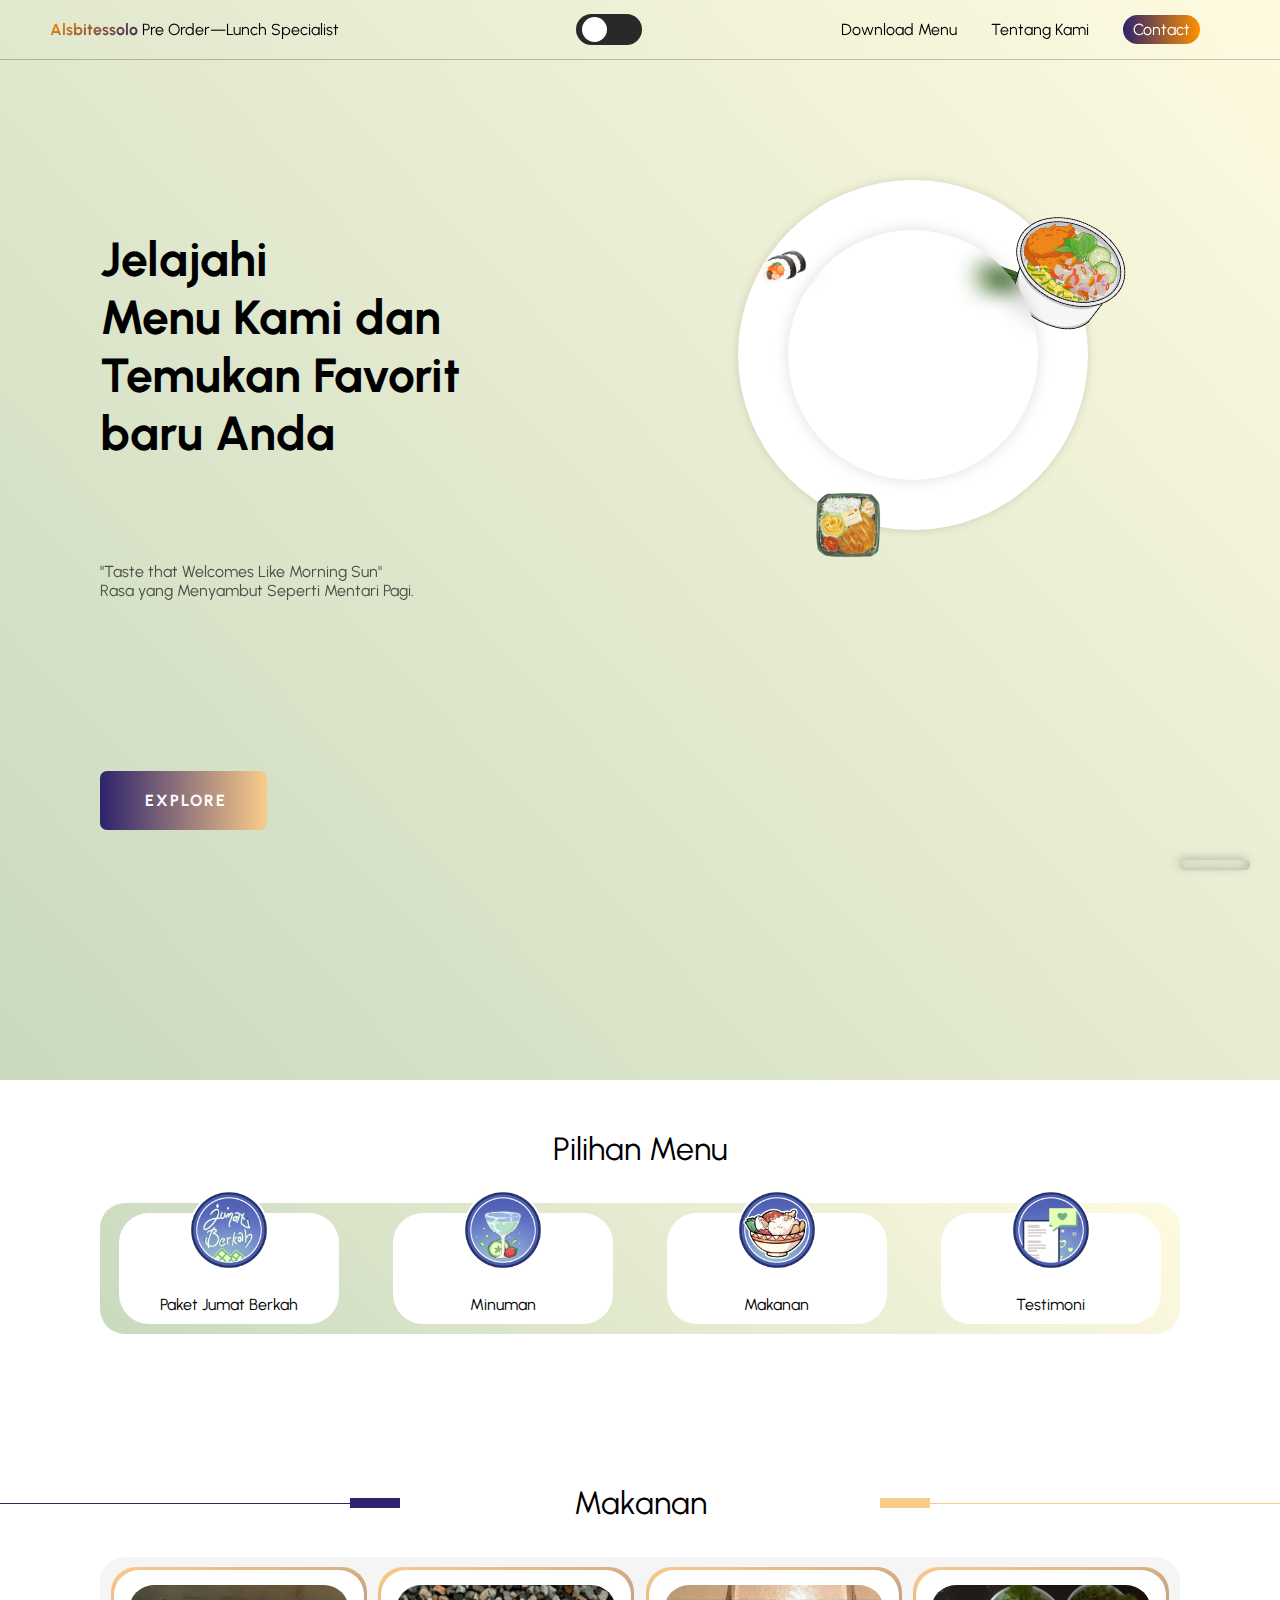
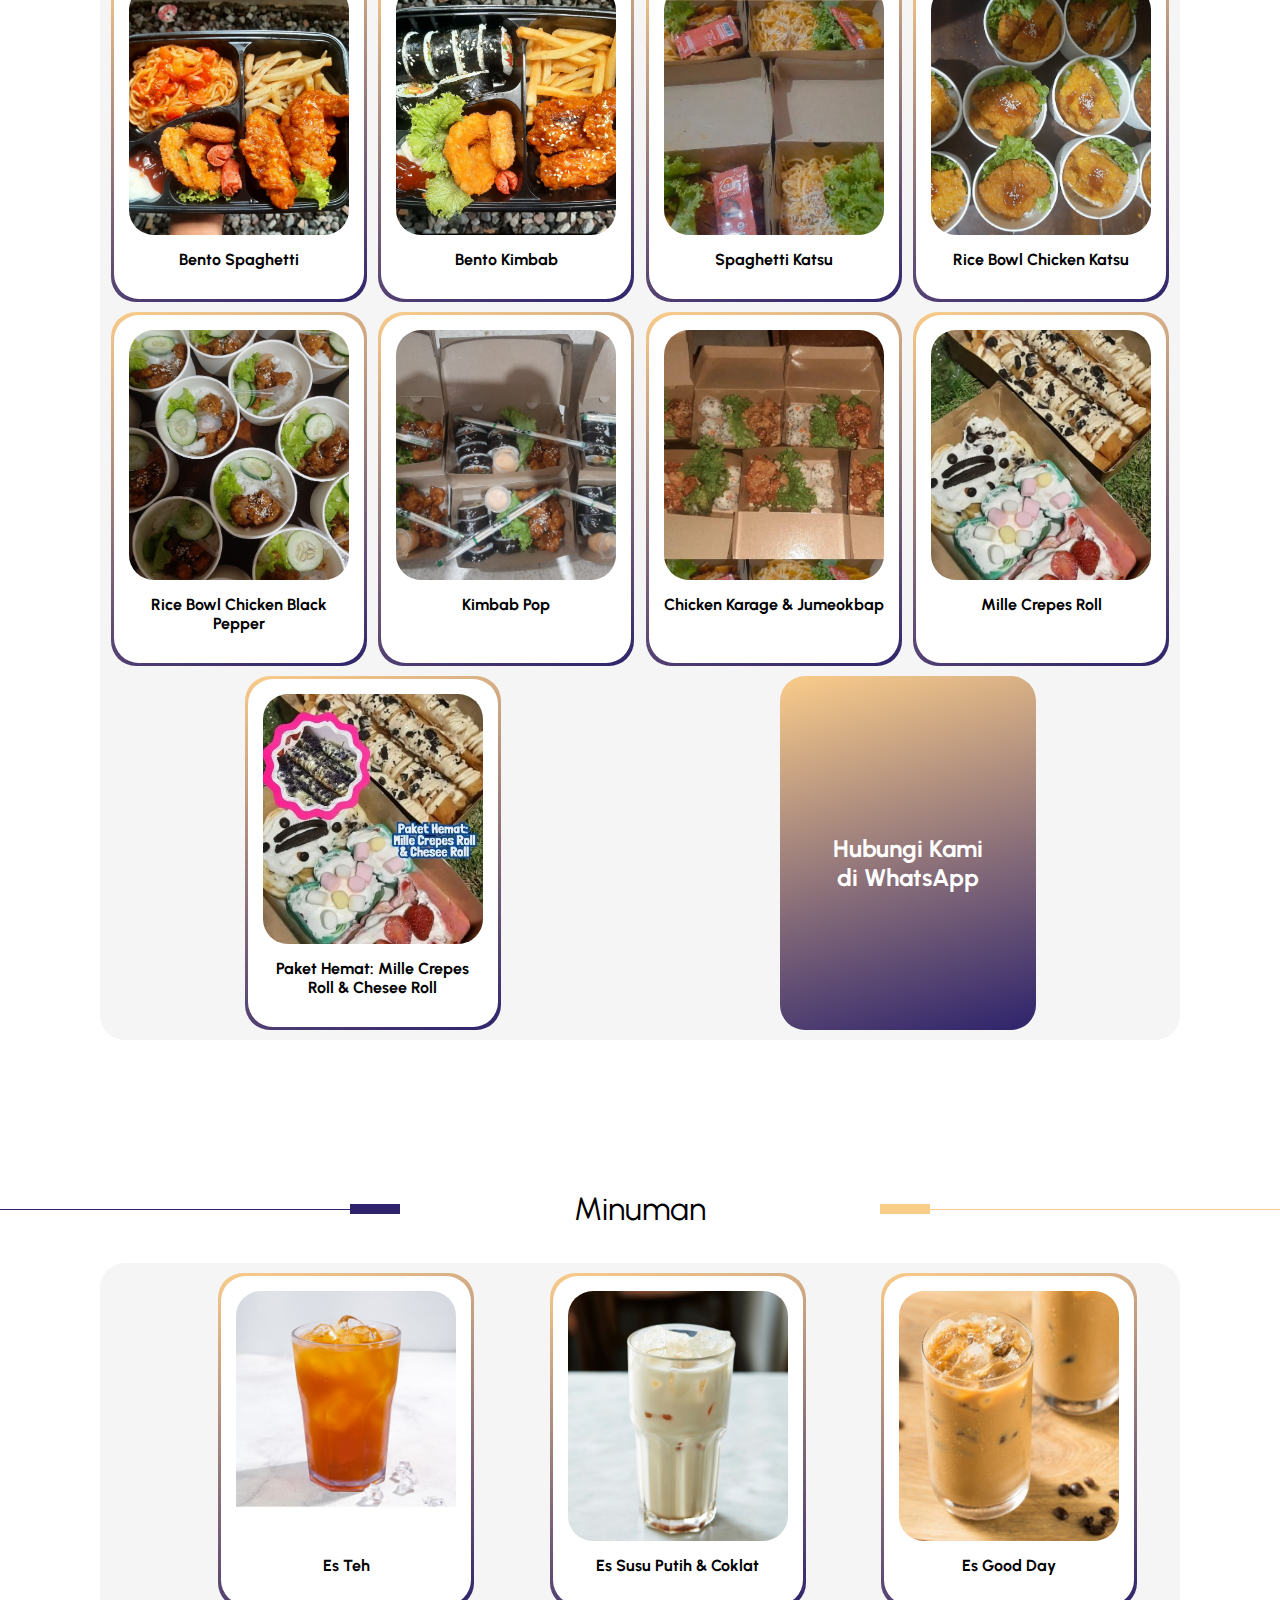
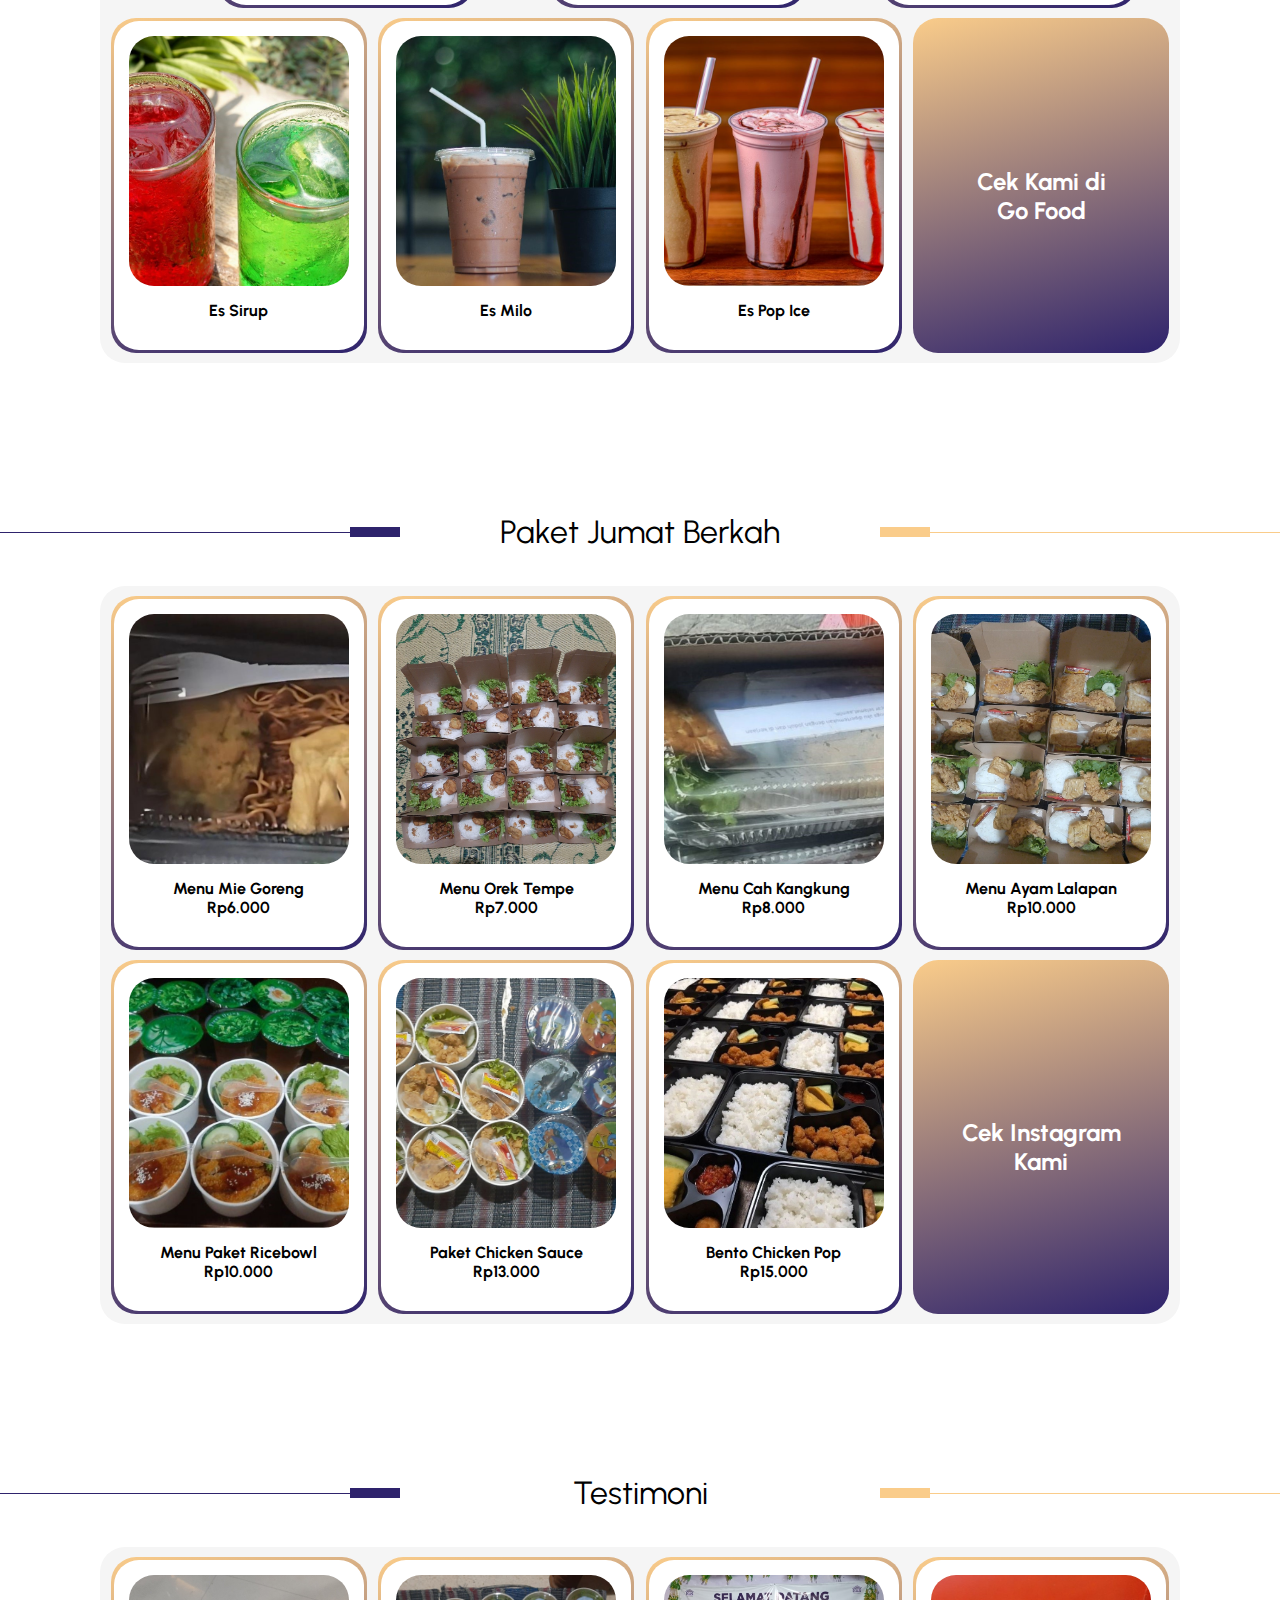
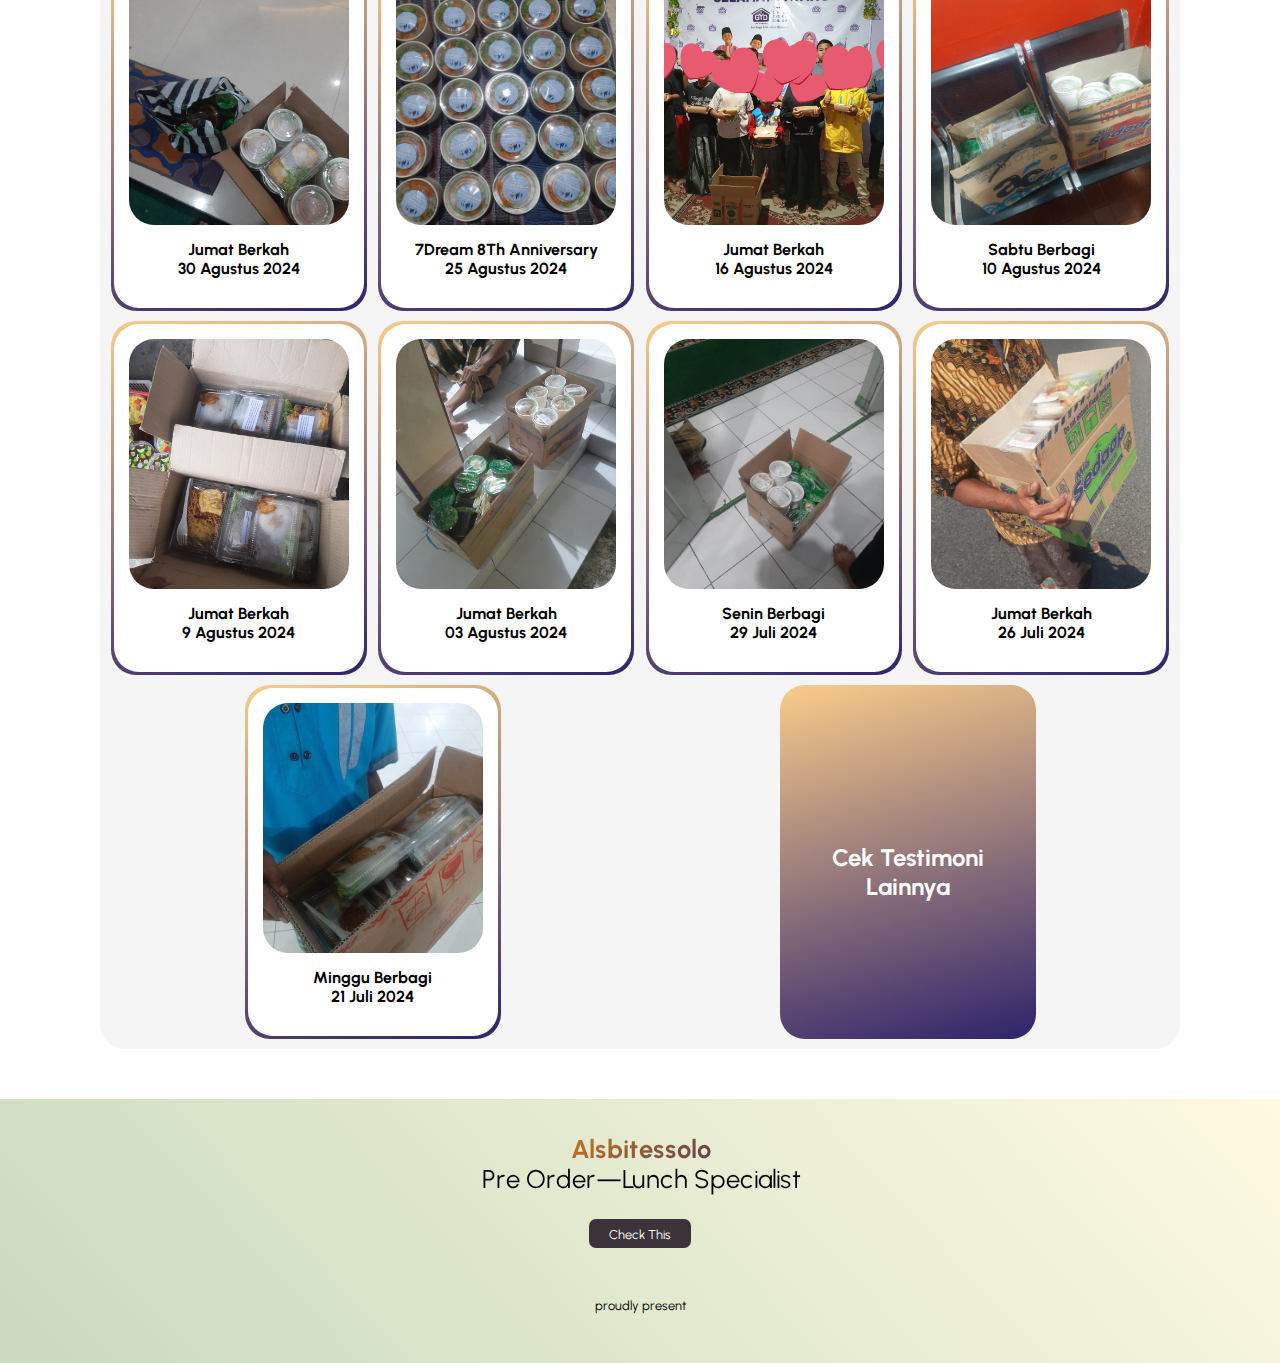
<file: index.html>
<!DOCTYPE html>
<html lang="en">

<head>
    <meta charset="UTF-8">
    <meta http-equiv="X-UA-Compatible" content="IE=edge">
    <meta name="viewport" content="width=device-width, initial-scale=1, maximum-scale=1, user-scalable=no">
    <title>Alsbitessolo</title>

    <link rel="stylesheet" href="style.css">

    <link rel="preconnect" href="https://fonts.googleapis.com">
    <link rel="preconnect" href="https://fonts.gstatic.com" crossorigin>
    <link href="https://fonts.googleapis.com/css2?family=Urbanist:ital,wght@0,300;0,400;0,800;1,200&display=swap"
        rel="stylesheet">

    <link rel="stylesheet" href="https://cdnjs.cloudflare.com/ajax/libs/font-awesome/6.4.0/css/all.min.css"
        integrity="sha512-iecdLmaskl7CVkqkXNQ/ZH/XLlvWZOJyj7Yy7tcenmpD1ypASozpmT/E0iPtmFIB46ZmdtAc9eNBvH0H/ZpiBw=="
        crossorigin="anonymous" referrerpolicy="no-referrer" />

</head>

<body>
    <nav>
        <div class="icon">
            <span class="alsbitessolo">Alsbitessolo</span>
            <span class="preorder" data-theme="text-dark">Pre Order—Lunch Specialist</span>
        </div>
        <label class="changeTheme" data-theme="color-dark">
            <input type="checkbox" name="">
            <div class="check" data-theme="color-light"></div>
        </label>
        <div class="menu">
            <a href="img/File Download/menualsbitessoloo.pdf" download data-theme="text-dark"> Download Menu </a>
            <a href="tentang.html" data-theme="text-dark">Tentang Kami</a>
            <a href="https://alsbitessolo.carrd.co" class="contact"> Contact </a>
        </div>
    </nav>

    <header data-theme="style-background-gradient" id="up">
        <div class="judul" data-theme="text-dark">
            Jelajahi<br>Menu Kami dan <br>Temukan Favorit <br> baru Anda
        </div>
        <div class="deskripsi" data-theme="text-dark">
            "Taste that Welcomes Like Morning Sun"
            <br>
            Rasa yang Menyambut Seperti Mentari Pagi.
        </div>
        <div class="explore">
            <a href="#pilihan-menu">
                <i class="icon fas fa-search"></i> EXPLORE
            </a>
        </div>
        <div class="gambar">
            <div class="cycle-1" data-theme="color-light">
                <img class="drink" src="img/icon1.png" alt="drink">
                <img class="jumber" src="img/icon2.png" alt="jumber">
                <img class="food" src="img/icon3.png" alt="food">
                <div class="cycle-2"></div>
            </div>
        </div>
        <div class="info">
            <div class="txt">
                <i class="fa fa-circle-info"></i>
                Buka Halaman ini dengan Desktop untuk Pengalaman yang lebih baik
            </div>
        </div>
    </header>

    <div class="isi-content" id="pilihan-menu" data-theme="color-light">
        <div class="pilihan-menu">
            <div class="judulMenu" data-theme="text-dark">Pilihan Menu</div>

            <div class="tipe" data-theme="style-background-gradient">
                <a href="#jumber" class="cardtype jumber" data-theme="color-light">
                    <div class="gambar"></div>
                    <span data-theme="text-dark">Paket Jumat Berkah</span>
                </a>
                <a href="#drink" class="cardtype drink" data-theme="color-light">
                    <div class="gambar"></div>
                    <span data-theme="text-dark">Minuman</span>
                </a>
                <a href="#food" class="cardtype food" data-theme="color-light">
                    <div class="gambar"></div>
                    <span data-theme="text-dark">Makanan</span>
                </a>
                <a href="#testimoni" class="cardtype testimoni" data-theme="color-light">
                    <div class="gambar"></div>
                    <span data-theme="text-dark">Testimoni</span>
                </a>
            </div>
        </div>

        <div class="kumpulankarya food" id="food">
            <div class="judulMenu">
                <div class="line left"></div>
                <span class="text" data-theme="text-dark">Makanan</span>
                <div class="line right"></div>
            </div>

            <div class="karyas" data-theme="color-light-2">

                <a href="menu-page/index.html#bento-spa" class="karya" target="_blank">
                    <div class="card" data-theme="color-light">
                        <div class="thumb" data-thumbnail="img/food/bento-spa.png"></div>
                        <div class="judulthumb" data-theme="text-dark">
                            Bento Spaghetti
                        </div>
                    </div>
                </a>

                <a href="menu-page/index.html#bento-kimb" class="karya" target="_blank">
                    <div class="card" data-theme="color-light">
                        <div class="thumb" data-thumbnail="img/food/bento-kimb.png"></div>
                        <div class="judulthumb" data-theme="text-dark">
                            Bento Kimbab
                        </div>
                    </div>
                </a>

                <a href="menu-page/index.html#spagetti-katsu" class="karya" target="_blank">
                    <div class="card" data-theme="color-light" data-theme="color-light">
                        <div class="thumb" data-thumbnail="img/food/spagetti-katsu.jpg"></div>
                        <div class="judulthumb" data-theme="text-dark">
                            Spaghetti Katsu
                        </div>
                    </div>
                </a>

                <a href="menu-page/index.html#ricebowl-katsu" class="karya" target="_blank">
                    <div class="card" data-theme="color-light">
                        <div class="thumb" data-thumbnail="img/food/ricebowl-katsu.png"></div>
                        <div class="judulthumb" data-theme="text-dark">
                            Rice Bowl Chicken Katsu
                        </div>
                    </div>
                </a>

                <a href="menu-page/index.html#black-pepper" class="karya" target="_blank">
                    <div class="card" data-theme="color-light" data-theme="color-light">
                        <div class="thumb" data-thumbnail="img/food/black-pepper.png"></div>
                        <div class="judulthumb" data-theme="text-dark">
                            Rice Bowl Chicken Black Pepper
                        </div>
                    </div>
                </a>

                <a href="menu-page/index.html#Kimbab" class="karya" target="_blank">
                    <div class="card" data-theme="color-light" data-theme="color-light">
                        <div class="thumb" data-thumbnail="img/food/kimbab.png"></div>
                        <div class="judulthumb" data-theme="text-dark">
                            Kimbab Pop
                        </div>
                    </div>
                </a>

                <a href="menu-page/index.html#karage/" class="karya" target="_blank">
                    <div class="card" data-theme="color-light" data-theme="color-light">
                        <div class="thumb" data-thumbnail="img/food/chicken-karage.jpg"></div>
                        <div class="judulthumb" data-theme="text-dark">
                            Chicken Karage & Jumeokbap
                        </div>
                    </div>
                </a>

                <a href="menu-page/index.html#millecrepes" class="karya" target="_blank">
                    <div class="card" data-theme="color-light" data-theme="color-light">
                        <div class="thumb" data-thumbnail="img/food/millecrepes.png"></div>
                        <div class="judulthumb" data-theme="text-dark">
                            Mille Crepes Roll
                        </div>
                    </div>
                </a>

                <a href="menu-page/index.html#paket-hemat" class="karya" target="_blank">
                    <div class="card" data-theme="color-light">
                        <div class="thumb" data-thumbnail="img/food/paket-hemat.jpg"></div>
                        <div class="judulthumb" data-theme="text-dark">
                            Paket Hemat: Mille Crepes Roll & Chesee Roll
                        </div>
                    </div>
                </a>

                <a href="https://wa.me/62882006607474" class="karya full" target="_blank">
                    <div class="judulthumb">
                        <i class="fa-brands fa-whatsapp"></i>
                        <span>Hubungi Kami <br>di WhatsApp</span>
                    </div>
                </a>
            </div>
        </div>

        <div class="kumpulankarya drink" id="drink">
            <div class="judulMenu">
                <div class="line left"></div>
                <span class="text" data-theme="text-dark">Minuman</span>
                <div class="line right"></div>
            </div>

            <div class="karyas" data-theme="color-light-2">
                <section class="h3 card-title" id="es-teh"></section>
                <a class="karya" target="_blank">
                    <div class="card" data-theme="color-light">
                        <div class="thumb" data-thumbnail="img/drink/es-teh.jpg"></div>
                        <div class="judulthumb" data-theme="text-dark">
                            Es Teh
                        </div>
                    </div>
                </a>

                <a href="menu-page/index.html#es-susuputih" class="karya" target="_blank">
                    <div class="card" data-theme="color-light">
                        <div class="thumb" data-thumbnail="img/drink/es-susuputih.jpg"></div>
                        <div class="judulthumb" data-theme="text-dark">
                            Es Susu Putih & Coklat
                        </div>
                    </div>
                </a>

                <a href="menu-page/index.html#es-goodday" class="karya" target="_blank">
                    <div class="card" data-theme="color-light">
                        <div class="thumb" data-thumbnail="img/drink/es-goodday.jpg"></div>
                        <div class="judulthumb" data-theme="text-dark">
                            Es Good Day
                        </div>
                    </div>
                </a>

                <a href="menu-page/index.html#essirup" class="karya" target="_blank">
                    <div class="card" data-theme="color-light">
                        <div class="thumb" data-thumbnail="img/drink/essirup.jpg"></div>
                        <div class="judulthumb" data-theme="text-dark">
                            Es Sirup
                        </div>
                    </div>
                </a>

                <a href="menu-page/index.html#esmilo" class="karya" target="_blank">
                    <div class="card" data-theme="color-light">
                        <div class="thumb" data-thumbnail="img/drink/esmilo.jpg"></div>
                            <div class="judulthumb" data-theme="text-dark">
                                Es Milo
                            </div>
                    </div>
                </a>

                <a href="menu-page/index.html#popice" class="karya" target="_blank">
                    <div class="card" data-theme="color-light">
                        <div class="thumb" data-thumbnail="img/drink/popice.jpg"></div>
                        <div class="judulthumb" data-theme="text-dark">
                            Es Pop Ice
                        </div>
                    </div>
                </a>

                <a href="https://gofood.link/a/MpUzaSY" class="karya full" target="_blank">
                    <div class="judulthumb">
                        <i class="icon fas fa-shopping-cart"></i>
                        <span>Cek Kami di <br>Go Food</span>
                    </div>
                </a>
            </div>
        </div>

        <div class="kumpulankarya jumber" id="jumber">
            <div class="judulMenu">
                <div class="line left"></div>
                <span class="text" data-theme="text-dark">Paket Jumat Berkah</span>
                <div class="line right"></div>
            </div>

            <div class="karyas" data-theme="color-light-2">
                <a href="menu-page/index.html#jumber-miegoreng" class="karya"
                    target="_blank" data-theme="color-light">
                    <div class="card" data-theme="color-light">
                        <div class="thumb" data-thumbnail="img/jumber/jumber-miegoreng.jpg"></div>
                        <div class="judulthumb" data-theme="text-dark">
                            Menu Mie Goreng<br> Rp6.000
                        </div>
                    </div>
                </a>

                <a href="menu-page/index.html#jumber-orektempe" class="karya"
                    target="_blank" data-theme="color-light">
                    <div class="card" data-theme="color-light">
                        <div class="thumb" data-thumbnail="img/jumber/jumber-orektempe.jpeg"></div>
                        <div class="judulthumb" data-theme="text-dark">
                            Menu Orek Tempe <br> Rp7.000 
                        </div>
                    </div>
                </a>

                <a href="menu-page/index.html#jumber-cahkangkung" class="karya"
                    target="_blank" data-theme="color-light">
                    <div class="card" data-theme="color-light">
                        <div class="thumb" data-thumbnail="img/jumber/jumber-cahkangkung.jpg"></div>
                        <div class="judulthumb" data-theme="text-dark">
                            Menu Cah Kangkung <br> Rp8.000
                        </div>
                    </div>
                </a>

                <a href="menu-page/index.html#jumber-ayam" class="karya"
                    target="_blank" data-theme="color-light">
                    <div class="card" data-theme="color-light">
                        <div class="thumb" data-thumbnail="img/jumber/jumber-ayam.jpeg"></div>
                        <div class="judulthumb" data-theme="text-dark">
                            Menu Ayam Lalapan <br> Rp10.000
                        </div>
                    </div>
                </a>

                <a href="menu-page/index.html#jumber-ricebowl" class="karya"
                    target="_blank" data-theme="color-light">
                    <div class="card" data-theme="color-light">
                        <div class="thumb" data-thumbnail="img/jumber/jumber-ricebowl.jpg"></div>
                        <div class="judulthumb" data-theme="text-dark">
                            Menu Paket Ricebowl <br> Rp10.000
                        </div>
                    </div>
                </a>

                <a href="menu-page/index.html#jumber-chickensauce" class="karya"
                    target="_blank" data-theme="color-light">
                    <div class="card" data-theme="color-light">
                        <div class="thumb" data-thumbnail="img/jumber/jumber-chickensauce.jpeg"></div>
                        <div class="judulthumb" data-theme="text-dark">
                            Paket Chicken Sauce <br> Rp13.000
                        </div>
                    </div>
                </a>

                <a href="menu-page/index.html#bento-chickenpop" class="karya"
                    target="_blank" data-theme="color-light">
                    <div class="card" data-theme="color-light">
                        <div class="thumb" data-thumbnail="img/jumber/bento-pop.jpg"></div>
                        <div class="judulthumb" data-theme="text-dark">
                            Bento Chicken Pop <br> Rp15.000
                        </div>
                    </div>
                </a>

                <a href="https://www.instagram.com/alsbitessolo/" class="karya full" target="_blank">
                    <div class="judulthumb">
                        <i class="fa-brands fa-instagram"></i>
                        <span>Cek Instagram<br>Kami</span>
                    </div>
                </a>

            </div>
        </div>

        <div class="kumpulankarya testimoni" id="testimoni">
            <div class="judulMenu">
                <div class="line left"></div>
                <span class="text" data-theme="text-dark">Testimoni</span>
                <div class="line right"></div>
            </div>

            <div class="karyas" data-theme="color-light-2">
                <a href="https://x.com/alsbitessolo/status/1829489531252576638" class="karya" target="_blank"
                    data-theme="color-light">
                    <div class="card" data-theme="color-light">
                        <div class="thumb" data-thumbnail="img/testimoni/testi1.jpeg"></div>
                        <div class="judulthumb" data-theme="text-dark">
                            Jumat Berkah <br>30 Agustus 2024
                            </br>
                        </div>
                    </div>
                </a>

                <a href="https://x.com/irenbyanka/status/1827665740419174898" class="karya" target="_blank"
                    data-theme="color-light">
                    <div class="card" data-theme="color-light">
                        <div class="thumb" data-thumbnail="img/testimoni/testi2.jpeg"></div>
                        <div class="judulthumb" data-theme="text-dark">
                            7Dream 8Th Anniversary <br>25 Agustus 2024
                            </br>
                        </div>
                    </div>
                </a>

                <a href="https://x.com/alsbitessolo/status/1824636856551739470" class="karya" target="_blank"
                    data-theme="color-light">
                    <div class="card" data-theme="color-light">
                        <div class="thumb" data-thumbnail="img/testimoni/testi3.jpeg"></div>
                        <div class="judulthumb" data-theme="text-dark">
                            Jumat Berkah <br> 16 Agustus 2024
                            </br>
                        </div>
                    </div>
                </a>

                <a href="hhttps://x.com/alsbitessolo/status/1822477783450484770" class="karya" target="_blank"
                    data-theme="color-light">
                    <div class="card" data-theme="color-light">
                        <div class="thumb" data-thumbnail="img/testimoni/testi4.jpeg"></div>
                        <div class="judulthumb" data-theme="text-dark">
                            Sabtu Berbagi <br>10 Agustus 2024
                            </br>
                        </div>
                    </div>
                </a>

                <a href="https://x.com/alsbitessolo/status/1822477337080033718" class="karya" target="_blank"
                    data-theme="color-light">
                    <div class="card" data-theme="color-light">
                        <div class="thumb" data-thumbnail="img/testimoni/testi5.jpeg"></div>
                        <div class="judulthumb" data-theme="text-dark">
                            Jumat Berkah <br>
                            9 Agustus 2024<br>
                        </div>
                    </div>
                </a>

                <a href="https://x.com/alsbitessolo/status/1819709035505140016" class="karya" target="_blank"
                    data-theme="color-light">
                    <div class="card" data-theme="color-light">
                        <div class="thumb" data-thumbnail="img/testimoni/testi6.jpeg"></div>
                        <div class="judulthumb" data-theme="text-dark">
                            Jumat Berkah <br> 03 Agustus 2024 <br>
                        </div>
                    </div>
                </a>

                <a href="https://x.com/alsbitessolo/status/1818220423500136688" class="karya" target="_blank"
                    data-theme="color-light">
                    <div class="card" data-theme="color-light">
                        <div class="thumb" data-thumbnail="img/testimoni/testi7.jpeg"></div>
                        <div class="judulthumb" data-theme="text-dark">
                            Senin Berbagi <br>29 Juli 2024
                        </div>
                    </div>
                </a>

                <a href="https://x.com/alsbitessolo/status/1817420758408417728" class="karya" target="_blank"
                    data-theme="color-light">
                    <div class="card" data-theme="color-light">
                        <div class="thumb" data-thumbnail="img/testimoni/testi8.jpeg"></div>
                        <div class="judulthumb" data-theme="text-dark">
                            Jumat Berkah<br>
                            26 Juli 2024
                            </br>
                        </div>
                    </div>
                </a>

                <a href="https://x.com/alsbitessolo/status/1817421533750734961" class="karya" target="_blank"
                    data-theme="color-light">
                    <div class="card" data-theme="color-light">
                        <div class="thumb" data-thumbnail="img/testimoni/testi9.jpeg"></div>
                        <div class="judulthumb" data-theme="text-dark">
                            Minggu Berbagi <br>21 Juli 2024 </br>
                        </div>
                    </div>
                </a>

                <a href="https://x.com/alsbitessolo" class="karya full" target="_blank">
                    <div class="judulthumb">
                        <i class="fa-brands fa-twitter"></i>
                        <span>Cek Testimoni <br>Lainnya </br>
                        </span>
                    </div>
                </a>
            </div>
        </div>
    </div>

    <footer data-theme="style-background-gradient">
        <div class="logoFooter">
            <span class="alsbitessolo">Alsbitessolo</span>
            <span class="preorder" data-theme="text-dark">Pre Order—Lunch Specialist</span>
        </div>
        <a href="" data-theme="color-dark"><span data-theme="text-light">Check This</span></a>
        <span data-theme="text-dark">proudly present</span>
    </footer>

    <a href="#up" class="slidetoHeader">
        <i class="fa-solid fa-caret-up"></i>
    </a>

    <label for="onmodedark" class="modedarkmobile">
        <input type="checkbox" id="onmodedark">
        <div class="indicator">
            <i class="fa-solid fa-sun"></i>
            <i class="fa-solid fa-moon"></i>
        </div>
    </label>

    <script src="script.js"></script>
</body>


</html>
</file>
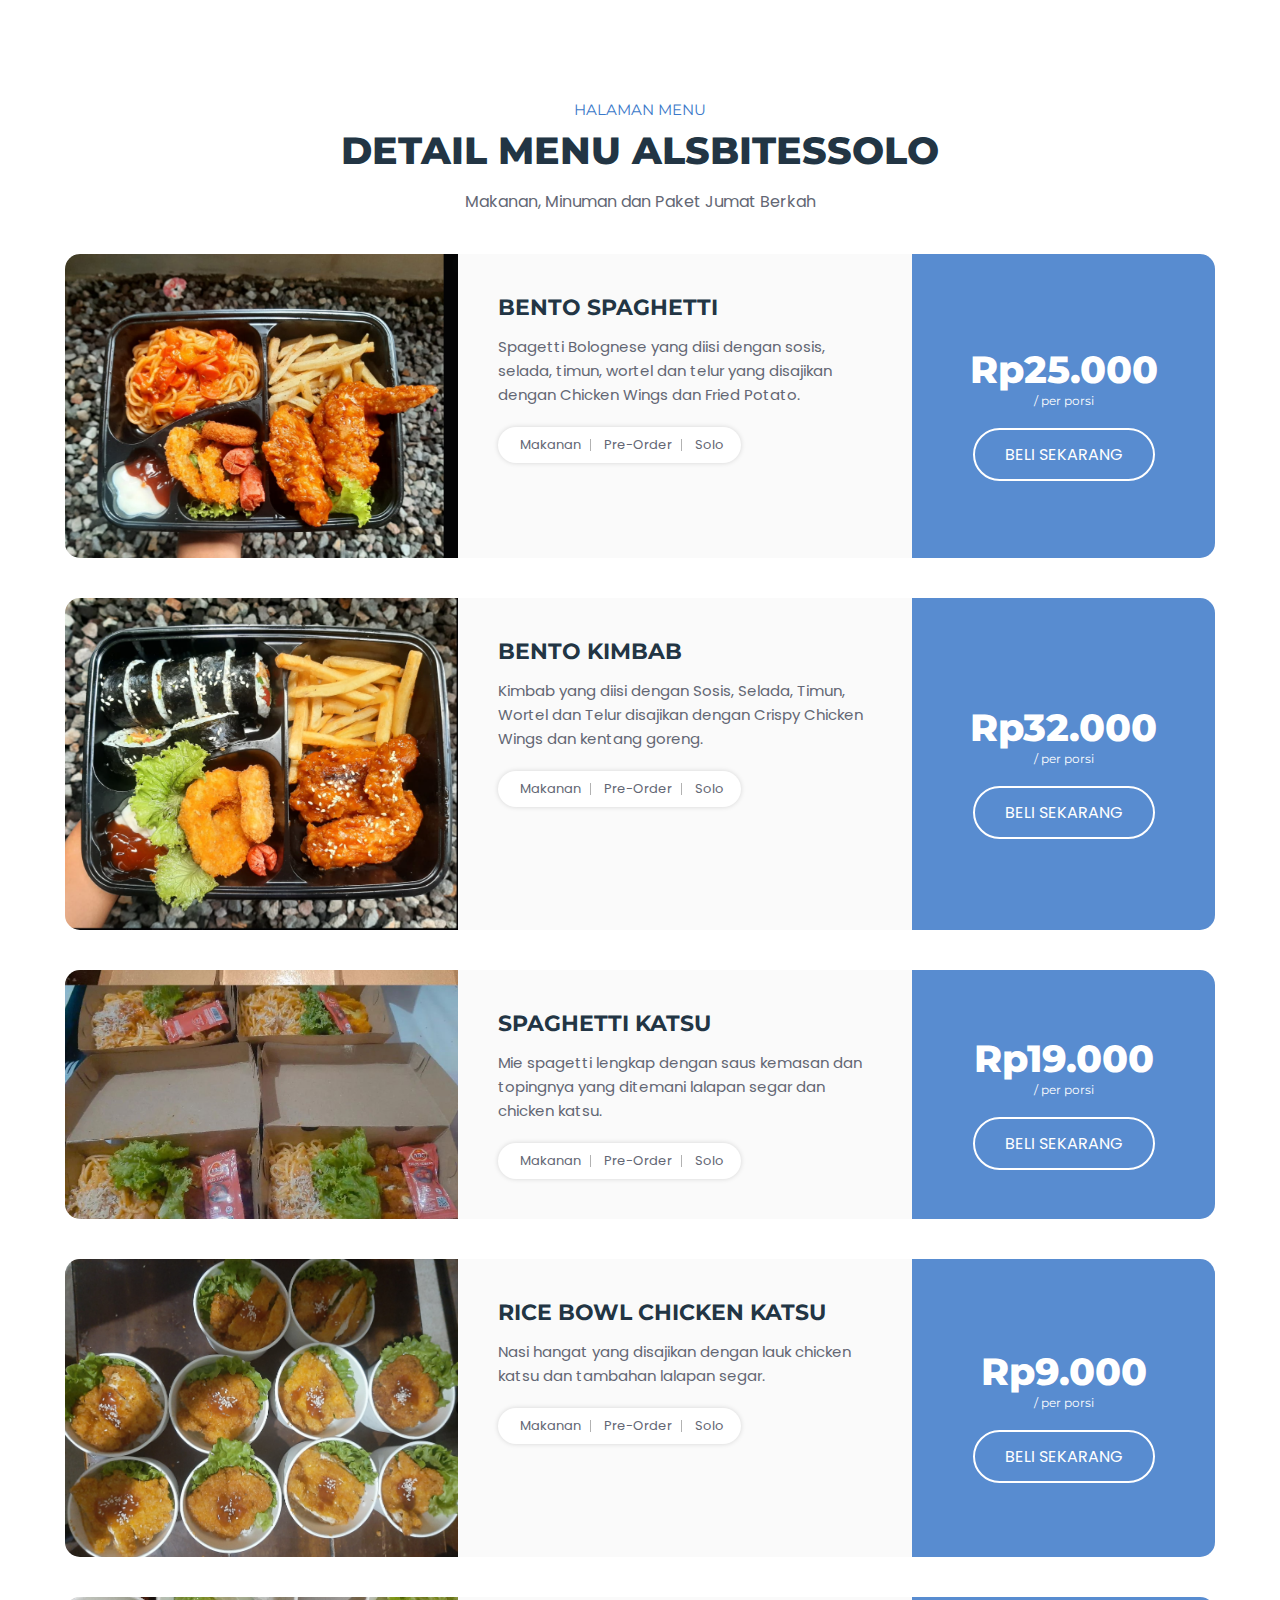
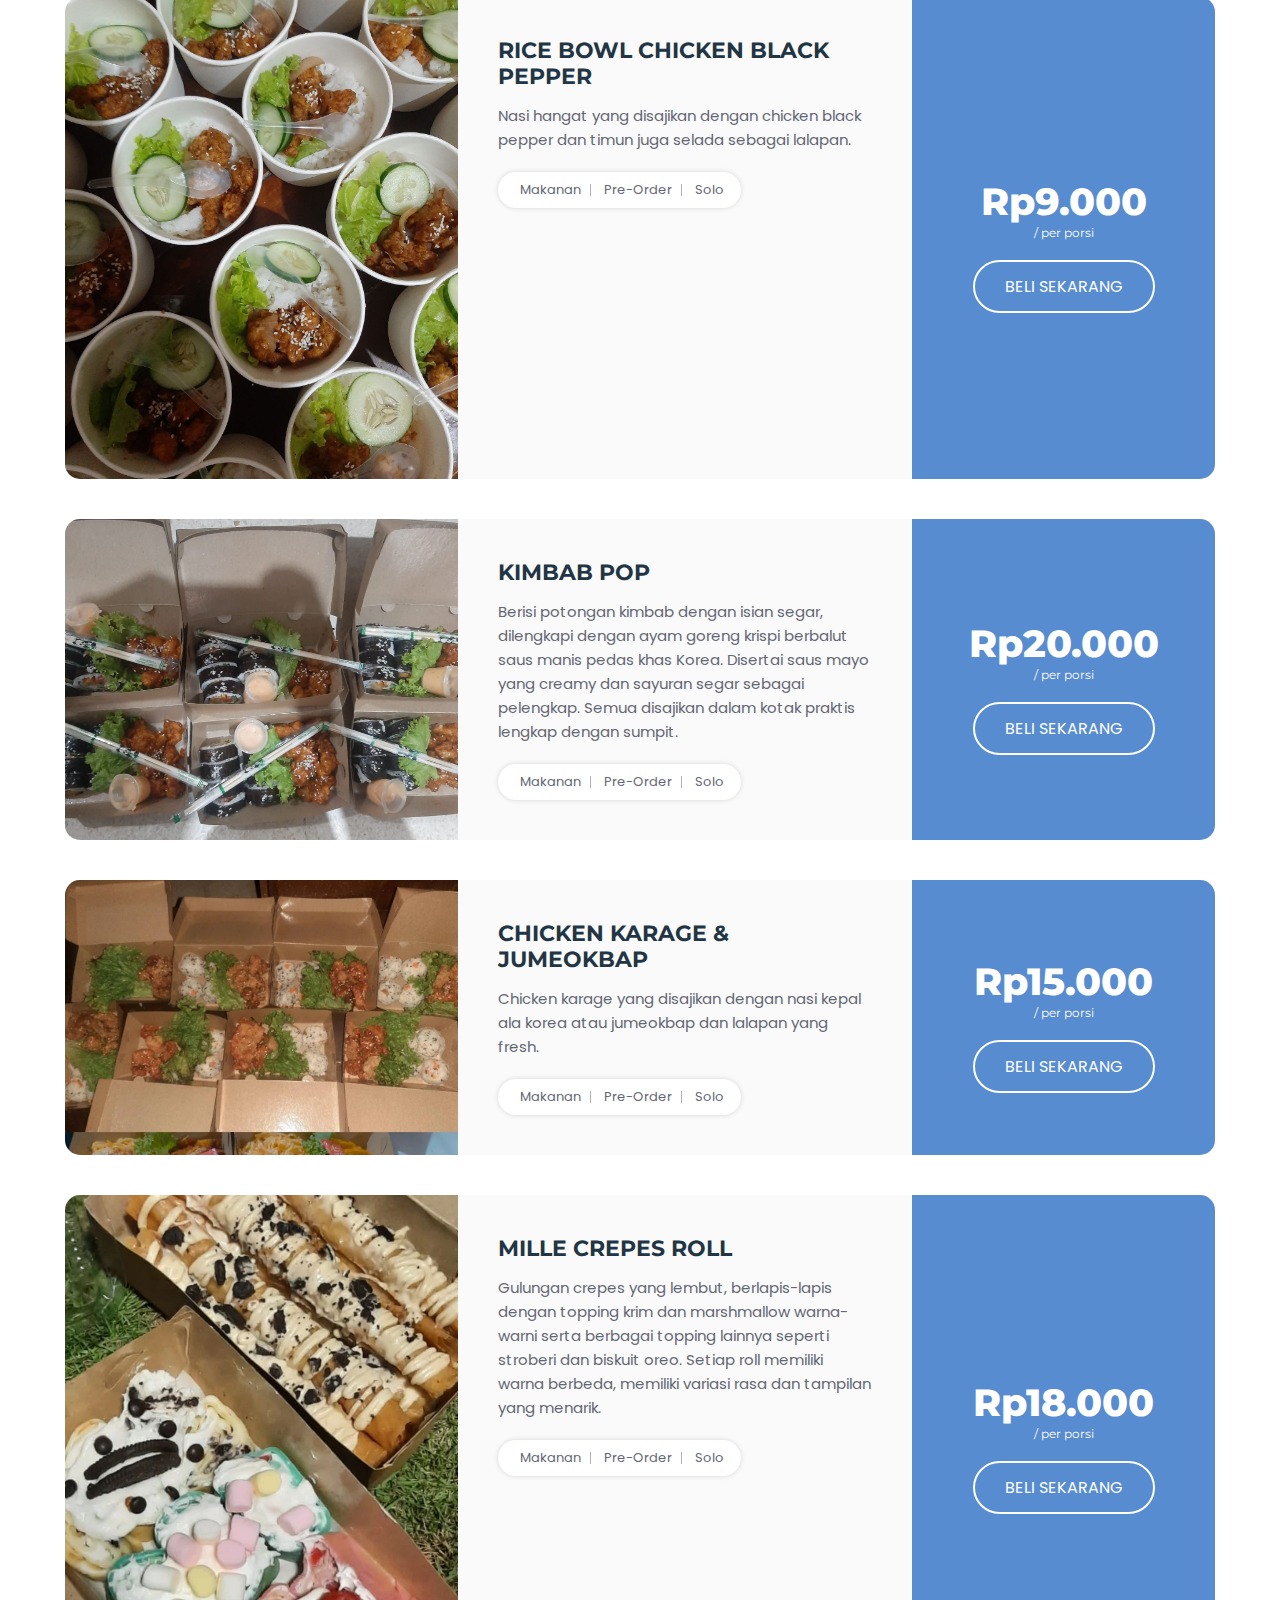
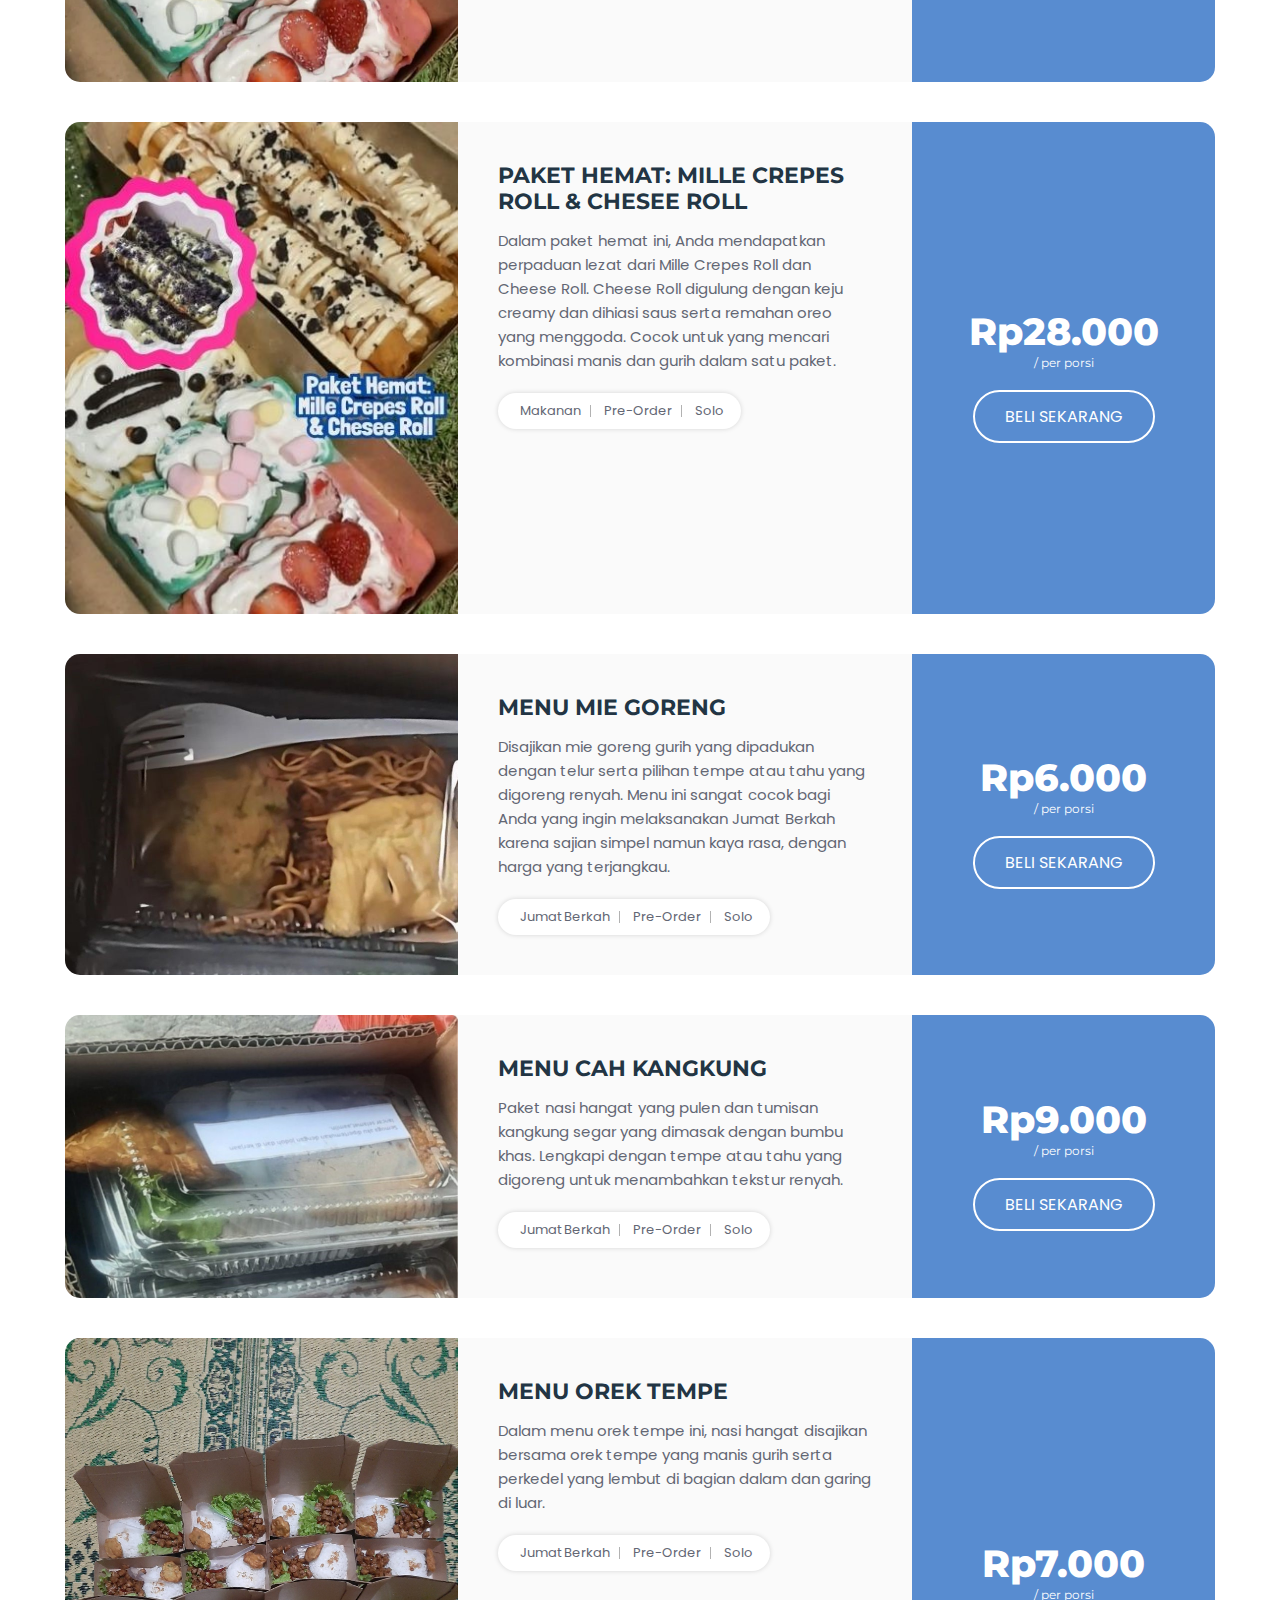
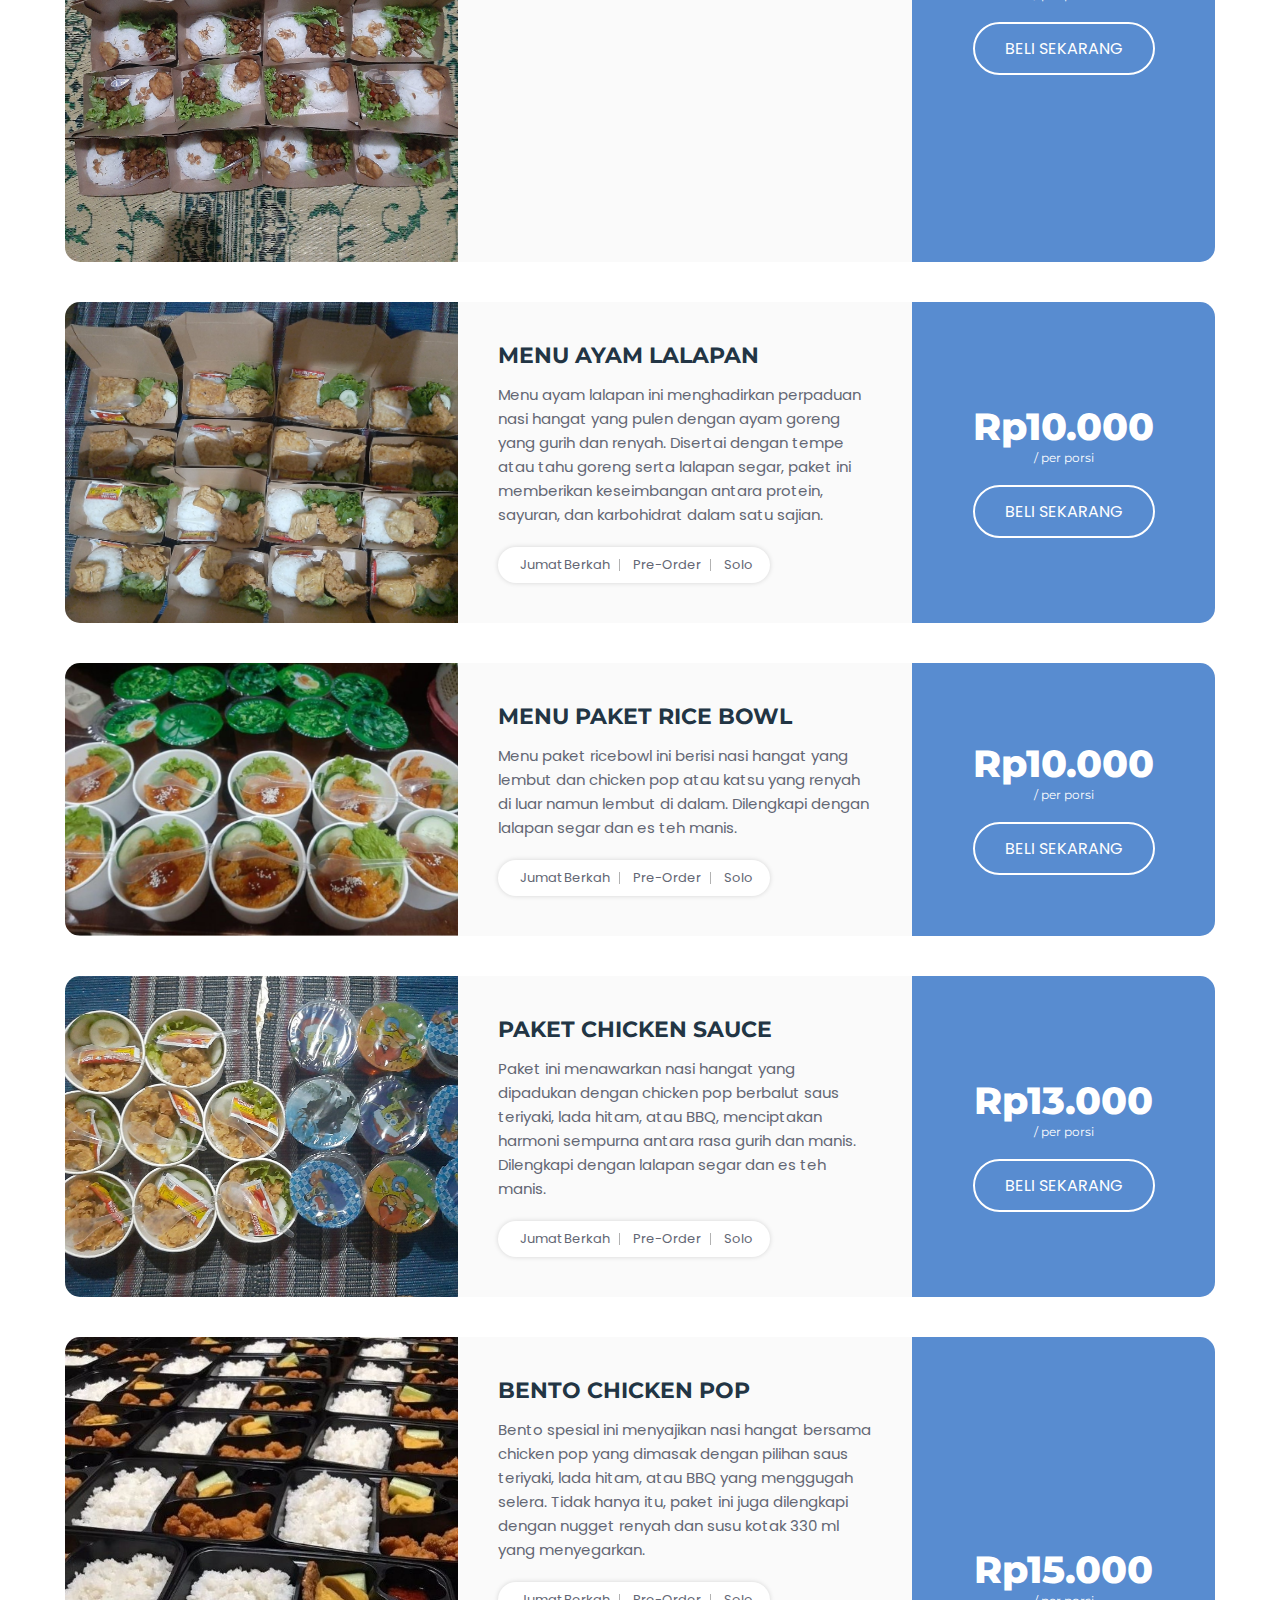
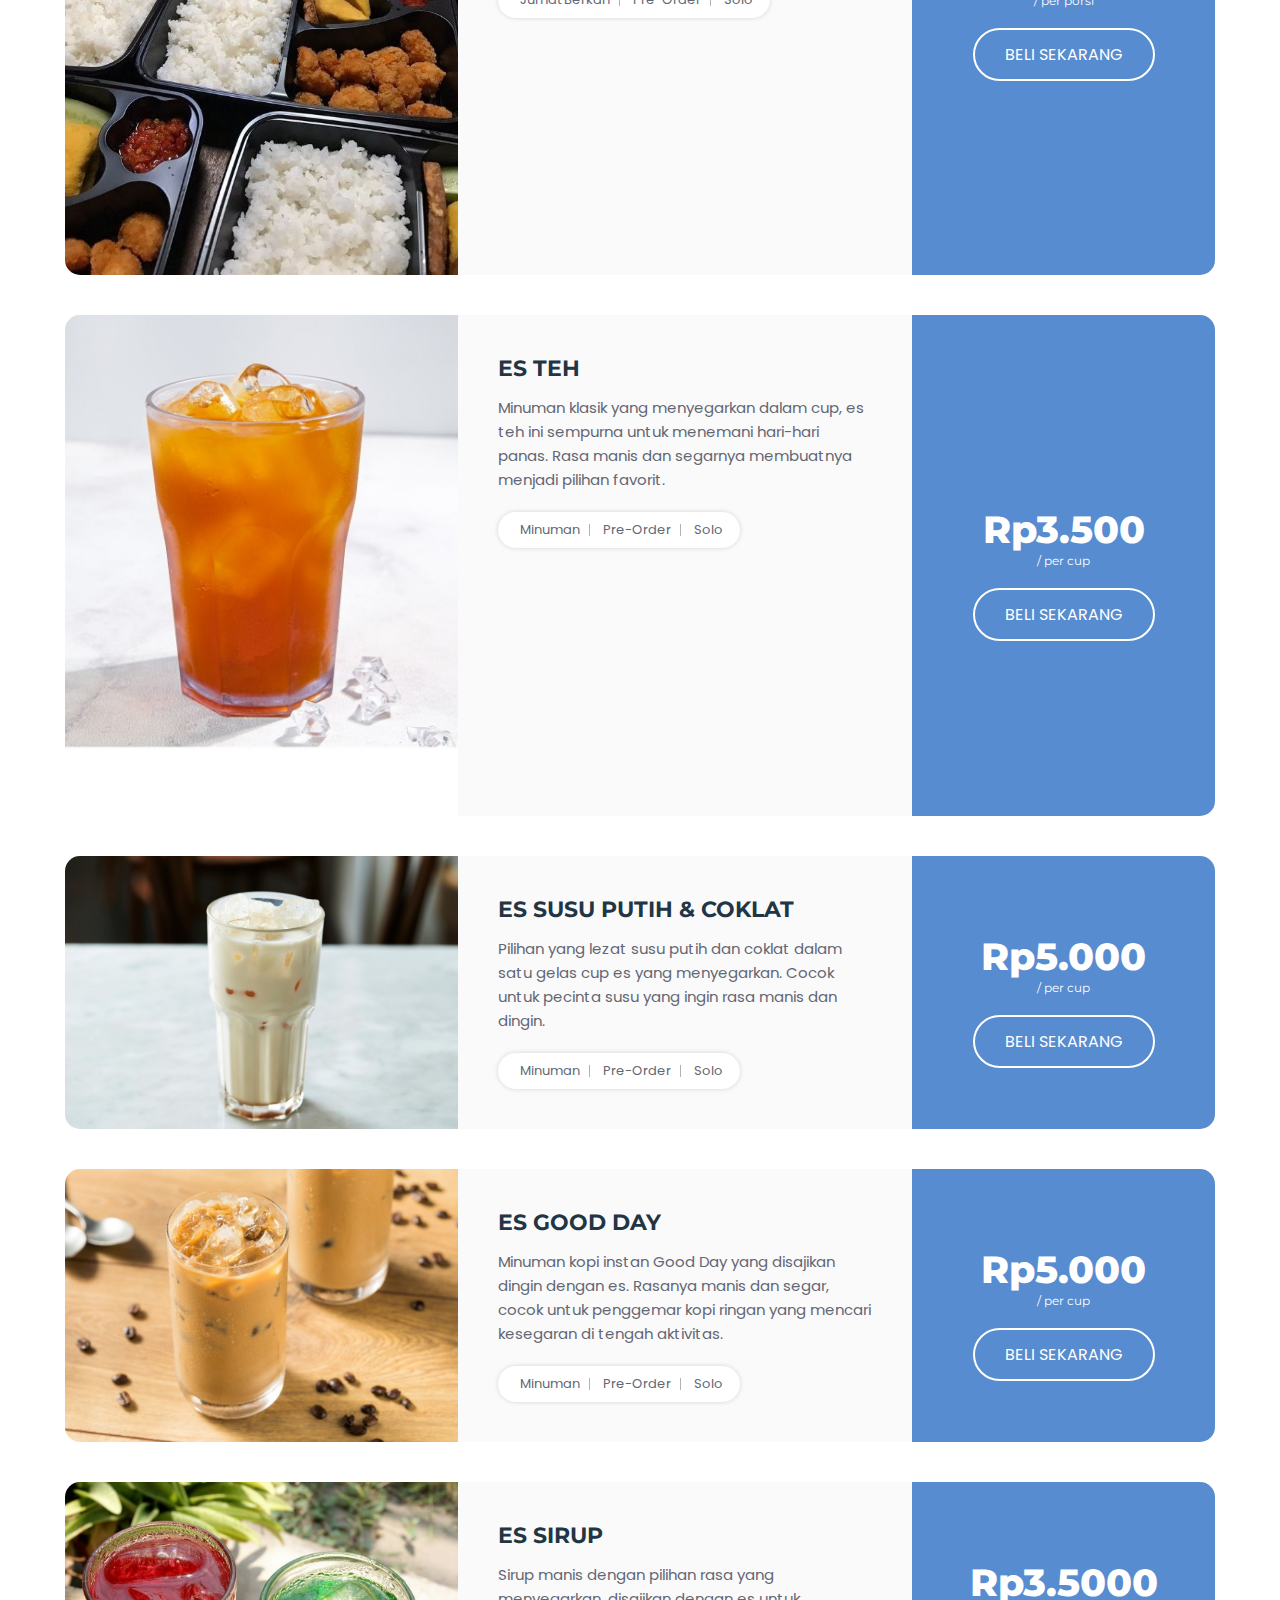
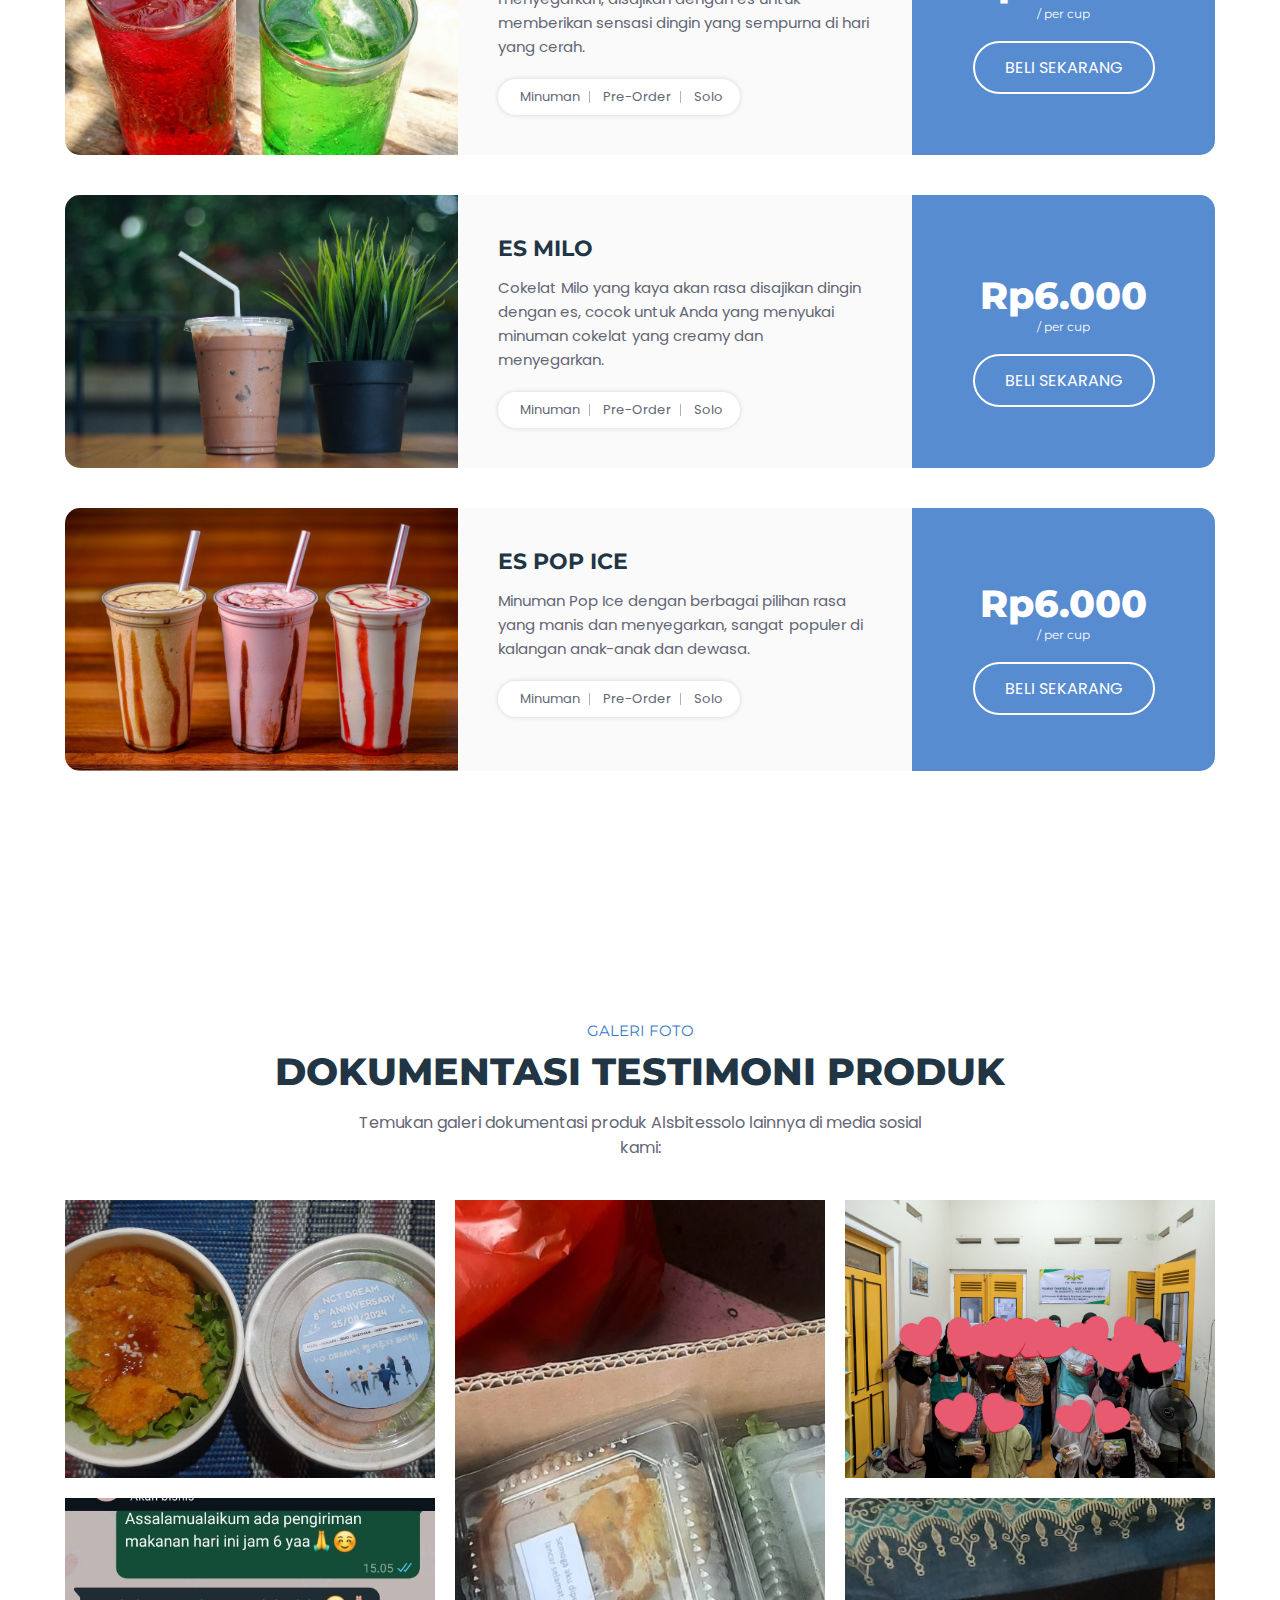
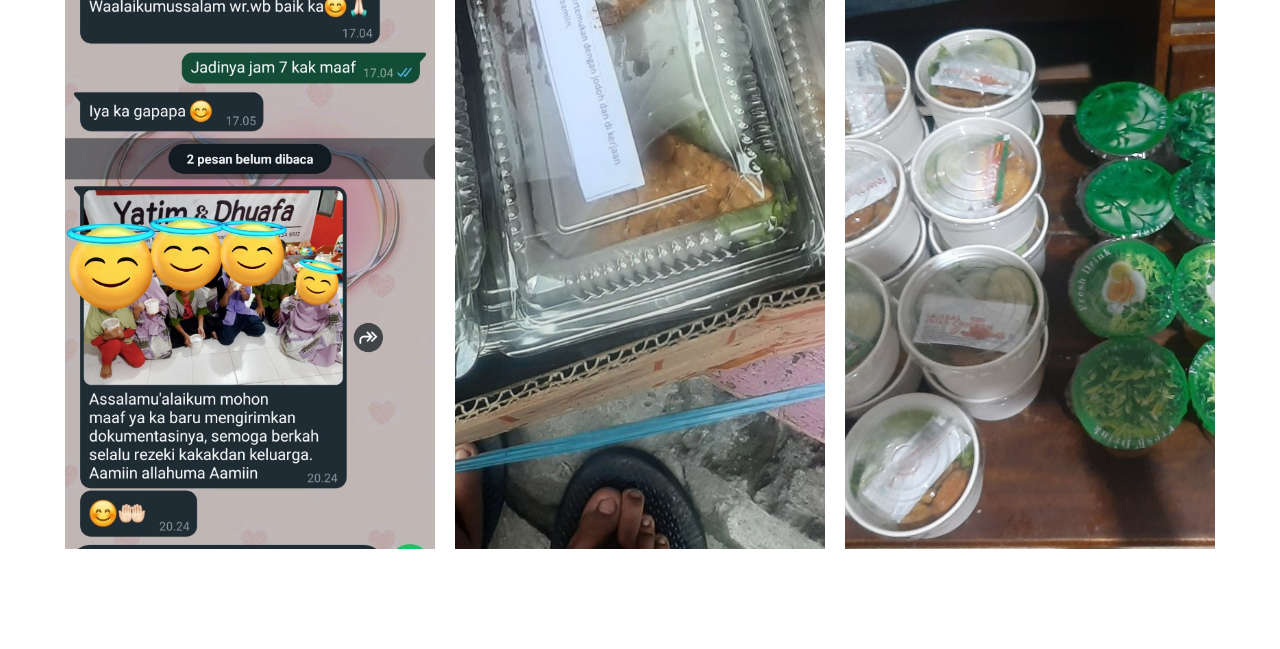
<file: menu-page/index.html>
<!DOCTYPE html>
<html lang="en">

<head>
  <meta charset="UTF-8">
  <meta http-equiv="X-UA-Compatible" content="IE=edge">
  <meta name="viewport" content="width=device-width, initial-scale=1.0">
  <title>Detail Menu Alsbitessolo</title>

  <!-- 
    - custom css link
  -->
  <link rel="stylesheet" href="./assets/css/style.css">

  <!-- 
    - google font link
  -->
  <link rel="preconnect" href="https://fonts.googleapis.com">
  <link rel="preconnect" href="https://fonts.gstatic.com" crossorigin>
  <link
    href="https://fonts.googleapis.com/css2?family=Montserrat:wght@500;600;700;800&family=Poppins:wght@400;500;600;700&display=swap"
    rel="stylesheet">
</head>

<!-- 
        - #PACKAGE
      -->

<section class="package" id="package">
  <div class="container">

    <p class="section-subtitle">Halaman Menu</p>

    <h2 class="h2 section-title">Detail Menu Alsbitessolo</h2>

    <p class="section-text">
      Makanan, Minuman dan Paket Jumat Berkah
    </p>

    <ul class="package-list">

      <li>
        <div class="package-card">

          <figure class="card-banner">
            <img src="./assets/images/bento-spa.png">
          </figure>

          <div class="card-content">

            <h3 class="h3 card-title">Bento Spaghetti</h3>
            <section id="bento-spa"></id>

            <p class="card-text">
              Spagetti Bolognese yang diisi dengan sosis, selada, timun, wortel dan telur yang disajikan dengan Chicken
              Wings dan Fried Potato.
            </p>

            <ul class="card-meta-list">

              <li class="card-meta-item">
                <div class="meta-box">
                  <ion-icon name="time"></ion-icon>

                  <p class="text">Makanan</p>
                </div>
              </li>

              <li class="card-meta-item">
                <div class="meta-box">
                  <ion-icon name="people"></ion-icon>

                  <p class="text">Pre-Order</p>
                </div>
              </li>

              <li class="card-meta-item">
                <div class="meta-box">
                  <ion-icon name="location"></ion-icon>

                  <p class="text">Solo</p>
                </div>
              </li>

            </ul>

          </div>

          <div class="card-price">

            <div class="wrapper">

              <div class="card-rating">
                <ion-icon name="star"></ion-icon>
                <ion-icon name="star"></ion-icon>
                <ion-icon name="star"></ion-icon>
                <ion-icon name="star"></ion-icon>
                <ion-icon name="star"></ion-icon>
              </div>

            </div>

            <p class="price">
              Rp25.000
              <span>/ per porsi</span>
            </p>

            <a href="https://bit.ly/formatkesekian"
              class="btn btn-secondary">Beli Sekarang</a>

          </div>

        </div>
      </li>

      <li>
        <div class="package-card">

          <figure class="card-banner">
            <img src="./assets/images/bento-kimb.png">
          </figure>

          <div class="card-content">

            <h3 class="h3 card-title">Bento Kimbab</h3>
            <section id="bento-kimb"></id>

            <p class="card-text">
              Kimbab yang diisi dengan Sosis, Selada, Timun, Wortel dan Telur disajikan dengan Crispy Chicken Wings dan
              kentang goreng.
            </p>

            <ul class="card-meta-list">

              <li class="card-meta-item">
                <div class="meta-box">
                  <ion-icon name="time"></ion-icon>

                  <p class="text">Makanan</p>
                </div>
              </li>

              <li class="card-meta-item">
                <div class="meta-box">
                  <ion-icon name="people"></ion-icon>

                  <p class="text">Pre-Order</p>
                </div>
              </li>

              <li class="card-meta-item">
                <div class="meta-box">
                  <ion-icon name="location"></ion-icon>

                  <p class="text">Solo</p>
                </div>
              </li>

            </ul>

          </div>

          <div class="card-price">

            <div class="wrapper">

              <div class="card-rating">
                <ion-icon name="star"></ion-icon>
                <ion-icon name="star"></ion-icon>
                <ion-icon name="star"></ion-icon>
                <ion-icon name="star"></ion-icon>
                <ion-icon name="star"></ion-icon>
              </div>

            </div>

            <p class="price">
              Rp32.000
              <span>/ per porsi</span>
            </p>

            <a href="https://bit.ly/formatkesekian"
            class="btn btn-secondary">Beli Sekarang</a>

          </div>

        </div>
      </li>
      <li>
        <div class="package-card">

          <figure class="card-banner">
            <img src="./assets/images/spagetti-katsu.jpg">
          </figure>

          <div class="card-content">

            <h3 class="h3 card-title">Spaghetti Katsu</h3>
            <section id="spagetti-katsu"></id>

            <p class="card-text">
              Mie spagetti lengkap dengan saus kemasan dan topingnya yang ditemani lalapan segar dan chicken katsu.
            </p>

            <ul class="card-meta-list">

              <li class="card-meta-item">
                <div class="meta-box">
                  <ion-icon name="time"></ion-icon>

                  <p class="text">Makanan</p>
                </div>
              </li>

              <li class="card-meta-item">
                <div class="meta-box">
                  <ion-icon name="people"></ion-icon>

                  <p class="text">Pre-Order</p>
                </div>
              </li>

              <li class="card-meta-item">
                <div class="meta-box">
                  <ion-icon name="location"></ion-icon>

                  <p class="text">Solo</p>
                </div>
              </li>

            </ul>

          </div>

          <div class="card-price">

            <div class="wrapper">

              <div class="card-rating">
                <ion-icon name="star"></ion-icon>
                <ion-icon name="star"></ion-icon>
                <ion-icon name="star"></ion-icon>
                <ion-icon name="star"></ion-icon>
                <ion-icon name="star"></ion-icon>
              </div>

            </div>

            <p class="price">
              Rp19.000
              <span>/ per porsi</span>
            </p>

            <a href="https://bit.ly/formatkesekian"
            class="btn btn-secondary">Beli Sekarang</a>

          </div>

        </div>
      </li>

      <li>
        <div class="package-card">

          <figure class="card-banner">
            <img src="./assets/images/ricebowl-katsu.png">
          </figure>

          <div class="card-content">

            <h3 class="h3 card-title">Rice Bowl Chicken Katsu</h3>
            <section id="ricebowl-katsu" </id></section>

            <p class="card-text">
              Nasi hangat yang disajikan dengan lauk chicken katsu dan tambahan lalapan segar.
            </p>

            <ul class="card-meta-list">

              <li class="card-meta-item">
                <div class="meta-box">
                  <ion-icon name="time"></ion-icon>

                  <p class="text">Makanan</p>
                </div>
              </li>

              <li class="card-meta-item">
                <div class="meta-box">
                  <ion-icon name="people"></ion-icon>

                  <p class="text">Pre-Order</p>
                </div>
              </li>

              <li class="card-meta-item">
                <div class="meta-box">
                  <ion-icon name="location"></ion-icon>

                  <p class="text">Solo</p>
                </div>
              </li>

            </ul>

          </div>

          <div class="card-price">

            <div class="wrapper">

              <div class="card-rating">
                <ion-icon name="star"></ion-icon>
                <ion-icon name="star"></ion-icon>
                <ion-icon name="star"></ion-icon>
                <ion-icon name="star"></ion-icon>
                <ion-icon name="star"></ion-icon>
              </div>

            </div>

            <p class="price">
              Rp9.000
              <span>/ per porsi</span>
            </p>

            <a href="https://bit.ly/formatkesekian"
              class="btn btn-secondary">Beli Sekarang</a>

          </div>

        </div>
      </li>

      <li>
        <div class="package-card">

          <figure class="card-banner">
            <img src="./assets/images/black-pepper.png">
          </figure>

          <div class="card-content">

            <h3 class="h3 card-title">Rice Bowl Chicken Black Pepper</h3>
            <section id="black-pepper" </id></section>

            <p class="card-text">
              Nasi hangat yang disajikan dengan chicken black pepper dan timun juga selada sebagai lalapan.
            </p>

            <ul class="card-meta-list">

              <li class="card-meta-item">
                <div class="meta-box">
                  <ion-icon name="time"></ion-icon>

                  <p class="text">Makanan</p>
                </div>
              </li>

              <li class="card-meta-item">
                <div class="meta-box">
                  <ion-icon name="people"></ion-icon>

                  <p class="text">Pre-Order</p>
                </div>
              </li>

              <li class="card-meta-item">
                <div class="meta-box">
                  <ion-icon name="location"></ion-icon>

                  <p class="text">Solo</p>
                </div>
              </li>

            </ul>

          </div>

          <div class="card-price">

            <div class="wrapper">

              <div class="card-rating">
                <ion-icon name="star"></ion-icon>
                <ion-icon name="star"></ion-icon>
                <ion-icon name="star"></ion-icon>
                <ion-icon name="star"></ion-icon>
                <ion-icon name="star"></ion-icon>
              </div>

            </div>

            <p class="price">
              Rp9.000
              <span>/ per porsi</span>
            </p>

            <a href="https://bit.ly/formatkesekian"
              class="btn btn-secondary">Beli Sekarang</a>

          </div>

        </div>
      </li>

      <li>
        <div class="package-card">

          <figure class="card-banner">
            <img src="./assets/images/kimbab.png">
          </figure>

          <div class="card-content">

            <h3 class="h3 card-title">Kimbab Pop</h3>
            <section id="Kimbab" </id></section>

            <p class="card-text">
              Berisi potongan kimbab dengan isian segar, dilengkapi dengan ayam goreng krispi berbalut saus manis pedas
              khas Korea. Disertai saus mayo yang creamy dan sayuran segar sebagai pelengkap. Semua disajikan dalam
              kotak praktis lengkap dengan sumpit.
            </p>

            <ul class="card-meta-list">

              <li class="card-meta-item">
                <div class="meta-box">
                  <ion-icon name="time"></ion-icon>

                  <p class="text">Makanan</p>
                </div>
              </li>

              <li class="card-meta-item">
                <div class="meta-box">
                  <ion-icon name="people"></ion-icon>

                  <p class="text">Pre-Order</p>
                </div>
              </li>

              <li class="card-meta-item">
                <div class="meta-box">
                  <ion-icon name="location"></ion-icon>

                  <p class="text">Solo</p>
                </div>
              </li>

            </ul>

          </div>

          <div class="card-price">

            <div class="wrapper">

              <div class="card-rating">
                <ion-icon name="star"></ion-icon>
                <ion-icon name="star"></ion-icon>
                <ion-icon name="star"></ion-icon>
                <ion-icon name="star"></ion-icon>
                <ion-icon name="star"></ion-icon>
              </div>

            </div>

            <p class="price">
              Rp20.000
              <span>/ per porsi</span>
            </p>

            <a href="https://bit.ly/formatkesekian"
              class="btn btn-secondary">Beli Sekarang</a>

          </div>

        </div>
      </li>

      <li>
        <div class="package-card">

          <figure class="card-banner">
            <img src="./assets/images/chicken-karage.jpg">
          </figure>

          <div class="card-content">

            <h3 class="h3 card-title">Chicken Karage & Jumeokbap</h3>
            <section id="karage" </id></section>

            <p class="card-text">
              Chicken karage yang disajikan dengan nasi kepal ala korea atau jumeokbap dan lalapan yang fresh.
            </p>

            <ul class="card-meta-list">

              <li class="card-meta-item">
                <div class="meta-box">
                  <ion-icon name="time"></ion-icon>

                  <p class="text">Makanan</p>
                </div>
              </li>

              <li class="card-meta-item">
                <div class="meta-box">
                  <ion-icon name="people"></ion-icon>

                  <p class="text">Pre-Order</p>
                </div>
              </li>

              <li class="card-meta-item">
                <div class="meta-box">
                  <ion-icon name="location"></ion-icon>

                  <p class="text">Solo</p>
                </div>
              </li>

            </ul>

          </div>

          <div class="card-price">

            <div class="wrapper">

              <div class="card-rating">
                <ion-icon name="star"></ion-icon>
                <ion-icon name="star"></ion-icon>
                <ion-icon name="star"></ion-icon>
                <ion-icon name="star"></ion-icon>
                <ion-icon name="star"></ion-icon>
              </div>

            </div>

            <p class="price">
              Rp15.000
              <span>/ per porsi</span>
            </p>

            <a href="https://bit.ly/formatkesekian"
              class="btn btn-secondary">Beli Sekarang</a>

          </div>

        </div>
      </li>

      <li>
        <div class="package-card">

          <figure class="card-banner">
            <img src="./assets/images/millecrepes.png">
          </figure>

          <div class="card-content">

            <h3 class="h3 card-title">Mille Crepes Roll</h3>
            <section id="millecrepes" </id></section>

            <p class="card-text">
              Gulungan crepes yang lembut, berlapis-lapis dengan topping krim dan marshmallow warna-warni serta berbagai
              topping lainnya seperti stroberi dan biskuit oreo. Setiap roll memiliki warna berbeda, memiliki variasi
              rasa dan tampilan yang menarik. </p>
            </p>
            <ul class="card-meta-list">

              <li class="card-meta-item">
                <div class="meta-box">
                  <ion-icon name="time"></ion-icon>

                  <p class="text">Makanan</p>
                </div>
              </li>

              <li class="card-meta-item">
                <div class="meta-box">
                  <ion-icon name="people"></ion-icon>

                  <p class="text">Pre-Order</p>
                </div>
              </li>

              <li class="card-meta-item">
                <div class="meta-box">
                  <ion-icon name="location"></ion-icon>

                  <p class="text">Solo</p>
                </div>
              </li>

            </ul>

          </div>

          <div class="card-price">

            <div class="wrapper">

              <div class="card-rating">
                <ion-icon name="star"></ion-icon>
                <ion-icon name="star"></ion-icon>
                <ion-icon name="star"></ion-icon>
                <ion-icon name="star"></ion-icon>
                <ion-icon name="star"></ion-icon>
              </div>

            </div>

            <p class="price">
              Rp18.000
              <span>/ per porsi</span>
            </p>

            <a href="https://bit.ly/formatkesekian"
              class="btn btn-secondary">Beli Sekarang</a>

          </div>

        </div>
      </li>

      <li>
        <div class="package-card">

          <figure class="card-banner">
            <img src="./assets/images/paket-hemat.jpg">
          </figure>

          <div class="card-content">

            <h3 class="h3 card-title">Paket Hemat: Mille Crepes Roll & Chesee Roll</h3>
            <section id="paket-hemat" </id></section>

            <p class="card-text">
              Dalam paket hemat ini, Anda mendapatkan perpaduan lezat dari Mille Crepes Roll dan Cheese Roll. Cheese
              Roll digulung dengan keju creamy dan dihiasi saus serta remahan oreo yang menggoda. Cocok untuk yang
              mencari kombinasi manis dan gurih dalam satu paket.
            </p>

            <ul class="card-meta-list">

              <li class="card-meta-item">
                <div class="meta-box">
                  <ion-icon name="time"></ion-icon>

                  <p class="text">Makanan</p>
                </div>
              </li>

              <li class="card-meta-item">
                <div class="meta-box">
                  <ion-icon name="people"></ion-icon>

                  <p class="text">Pre-Order</p>
                </div>
              </li>

              <li class="card-meta-item">
                <div class="meta-box">
                  <ion-icon name="location"></ion-icon>

                  <p class="text">Solo</p>
                </div>
              </li>

            </ul>

          </div>

          <div class="card-price">

            <div class="wrapper">

              <div class="card-rating">
                <ion-icon name="star"></ion-icon>
                <ion-icon name="star"></ion-icon>
                <ion-icon name="star"></ion-icon>
                <ion-icon name="star"></ion-icon>
                <ion-icon name="star"></ion-icon>
              </div>

            </div>

            <p class="price">
              Rp28.000
              <span>/ per porsi</span>
            </p>

            <a href="https://bit.ly/formatkesekian"
              class="btn btn-secondary">Beli Sekarang</a>

          </div>

        </div>
      </li>

      <li>
        <div class="package-card">

          <figure class="card-banner">
            <img src="./assets/images/jumber-miegoreng.jpg">
          </figure>

          <div class="card-content">

            <h3 class="h3 card-title">Menu Mie Goreng</h3>
            <section id="jumber-miegoreng" </id></section>

            <p class="card-text">
              Disajikan mie goreng gurih yang dipadukan dengan telur serta pilihan tempe atau tahu yang digoreng renyah.
              Menu ini sangat cocok bagi Anda yang ingin melaksanakan Jumat Berkah karena sajian simpel namun kaya rasa,
              dengan harga yang terjangkau.
            </p>

            <ul class="card-meta-list">

              <li class="card-meta-item">
                <div class="meta-box">
                  <ion-icon name="time"></ion-icon>

                  <p class="text">Jumat Berkah</p>
                </div>
              </li>

              <li class="card-meta-item">
                <div class="meta-box">
                  <ion-icon name="people"></ion-icon>

                  <p class="text">Pre-Order</p>
                </div>
              </li>

              <li class="card-meta-item">
                <div class="meta-box">
                  <ion-icon name="location"></ion-icon>

                  <p class="text">Solo</p>
                </div>
              </li>

            </ul>

          </div>

          <div class="card-price">

            <div class="wrapper">

              <div class="card-rating">
                <ion-icon name="star"></ion-icon>
                <ion-icon name="star"></ion-icon>
                <ion-icon name="star"></ion-icon>
                <ion-icon name="star"></ion-icon>
                <ion-icon name="star"></ion-icon>
              </div>

            </div>

            <p class="price">
              Rp6.000
              <span>/ per porsi</span>
            </p>

            <a href="https://bit.ly/formatkesekian"
              class="btn btn-secondary">Beli Sekarang</a>

          </div>

        </div>
      </li>

      <li>
        <div class="package-card">

          <figure class="card-banner">
            <img src="./assets/images/jumber-cahkangkung.jpg">
          </figure>

          <div class="card-content">

            <h3 class="h3 card-title">Menu Cah Kangkung</h3>
            <section id="jumber-cahkangkung" </id></section>

            <p class="card-text">
              Paket nasi hangat yang pulen dan tumisan kangkung segar yang dimasak dengan bumbu khas. Lengkapi dengan
              tempe atau tahu yang digoreng untuk menambahkan tekstur renyah.
            </p>

            <ul class="card-meta-list">

              <li class="card-meta-item">
                <div class="meta-box">
                  <ion-icon name="time"></ion-icon>

                  <p class="text">Jumat Berkah</p>
                </div>
              </li>

              <li class="card-meta-item">
                <div class="meta-box">
                  <ion-icon name="people"></ion-icon>

                  <p class="text">Pre-Order</p>
                </div>
              </li>

              <li class="card-meta-item">
                <div class="meta-box">
                  <ion-icon name="location"></ion-icon>

                  <p class="text">Solo</p>
                </div>
              </li>

            </ul>

          </div>

          <div class="card-price">

            <div class="wrapper">

              <div class="card-rating">
                <ion-icon name="star"></ion-icon>
                <ion-icon name="star"></ion-icon>
                <ion-icon name="star"></ion-icon>
                <ion-icon name="star"></ion-icon>
                <ion-icon name="star"></ion-icon>
              </div>

            </div>

            <p class="price">
              Rp9.000
              <span>/ per porsi</span>
            </p>

            <a href="https://bit.ly/formatkesekian"
              class="btn btn-secondary">Beli Sekarang</a>

          </div>

        </div>
      </li>

      <li>
        <div class="package-card">

          <figure class="card-banner">
            <img src="assets/images/jumber-orektempe.jpeg">
          </figure>

          <div class="card-content">

            <h3 class="h3 card-title">Menu Orek Tempe</h3>
            <section id="jumber-orektempe" </id></section>

            <p class="card-text">
              Dalam menu orek tempe ini, nasi hangat disajikan bersama orek tempe yang manis gurih serta perkedel yang
              lembut di bagian dalam dan garing di luar.
            </p>

            <ul class="card-meta-list">

              <li class="card-meta-item">
                <div class="meta-box">
                  <ion-icon name="time"></ion-icon>

                  <p class="text">Jumat Berkah</p>
                </div>
              </li>

              <li class="card-meta-item">
                <div class="meta-box">
                  <ion-icon name="people"></ion-icon>

                  <p class="text">Pre-Order</p>
                </div>
              </li>

              <li class="card-meta-item">
                <div class="meta-box">
                  <ion-icon name="location"></ion-icon>

                  <p class="text">Solo</p>
                </div>
              </li>

            </ul>

          </div>

          <div class="card-price">

            <div class="wrapper">

              <div class="card-rating">
                <ion-icon name="star"></ion-icon>
                <ion-icon name="star"></ion-icon>
                <ion-icon name="star"></ion-icon>
                <ion-icon name="star"></ion-icon>
                <ion-icon name="star"></ion-icon>
              </div>

            </div>

            <p class="price">
              Rp7.000
              <span>/ per porsi</span>
            </p>

            <a href="https://bit.ly/formatkesekian"
              class="btn btn-secondary">Beli Sekarang</a>

          </div>

        </div>
      </li>


      <li>
        <div class="package-card">

          <figure class="card-banner">
            <img src="assets/images/jumber-ayam.jpeg">
          </figure>

          <div class="card-content">

            <h3 class="h3 card-title">Menu Ayam Lalapan</h3>
            <section id="jumber-ayam" </id></section>

            <p class="card-text">
              Menu ayam lalapan ini menghadirkan perpaduan nasi hangat yang pulen dengan ayam goreng yang gurih dan
              renyah. Disertai dengan tempe atau tahu goreng serta lalapan segar, paket ini memberikan keseimbangan
              antara protein, sayuran, dan karbohidrat dalam satu sajian.
            </p>

            <ul class="card-meta-list">

              <li class="card-meta-item">
                <div class="meta-box">
                  <ion-icon name="time"></ion-icon>

                  <p class="text">Jumat Berkah</p>
                </div>
              </li>

              <li class="card-meta-item">
                <div class="meta-box">
                  <ion-icon name="people"></ion-icon>

                  <p class="text">Pre-Order</p>
                </div>
              </li>

              <li class="card-meta-item">
                <div class="meta-box">
                  <ion-icon name="location"></ion-icon>

                  <p class="text">Solo</p>
                </div>
              </li>

            </ul>

          </div>

          <div class="card-price">

            <div class="wrapper">

              <div class="card-rating">
                <ion-icon name="star"></ion-icon>
                <ion-icon name="star"></ion-icon>
                <ion-icon name="star"></ion-icon>
                <ion-icon name="star"></ion-icon>
                <ion-icon name="star"></ion-icon>
              </div>

            </div>

            <p class="price">
              Rp10.000
              <span>/ per porsi</span>
            </p>

            <a href="https://bit.ly/formatkesekian"
              class="btn btn-secondary">Beli Sekarang</a>

          </div>

        </div>
      </li>


      <li>
        <div class="package-card">

          <figure class="card-banner">
            <img src="./assets/images/jumber-ricebowl.jpg">
          </figure>

          <div class="card-content">

            <h3 class="h3 card-title">Menu Paket Rice Bowl</h3>
            <section id="jumber-ricebowl" </id></section>

            <p class="card-text">
              Menu paket ricebowl ini berisi nasi hangat yang lembut dan chicken pop atau katsu yang renyah di luar
              namun lembut di dalam. Dilengkapi dengan lalapan segar dan es teh manis.
            </p>

            <ul class="card-meta-list">

              <li class="card-meta-item">
                <div class="meta-box">
                  <ion-icon name="time"></ion-icon>

                  <p class="text">Jumat Berkah</p>
                </div>
              </li>

              <li class="card-meta-item">
                <div class="meta-box">
                  <ion-icon name="people"></ion-icon>

                  <p class="text">Pre-Order</p>
                </div>
              </li>

              <li class="card-meta-item">
                <div class="meta-box">
                  <ion-icon name="location"></ion-icon>

                  <p class="text">Solo</p>
                </div>
              </li>

            </ul>

          </div>

          <div class="card-price">

            <div class="wrapper">

              <div class="card-rating">
                <ion-icon name="star"></ion-icon>
                <ion-icon name="star"></ion-icon>
                <ion-icon name="star"></ion-icon>
                <ion-icon name="star"></ion-icon>
                <ion-icon name="star"></ion-icon>
              </div>

            </div>

            <p class="price">
              Rp10.000
              <span>/ per porsi</span>
            </p>

            <a href="https://bit.ly/formatkesekian"
              class="btn btn-secondary">Beli Sekarang</a>

          </div>

        </div>
      </li>


      <li>
        <div class="package-card">

          <figure class="card-banner">
            <img src="assets/images/jumber-chickensauce.jpeg">
          </figure>

          <div class="card-content">

            <h3 class="h3 card-title">Paket Chicken Sauce</h3>
            <section id="jumber-chickensauce"</id></section>

            <p class="card-text">
              Paket ini menawarkan nasi hangat yang dipadukan dengan chicken pop berbalut saus teriyaki, lada hitam,
              atau BBQ, menciptakan harmoni sempurna antara rasa gurih dan manis. Dilengkapi dengan lalapan segar dan es
              teh manis.
            </p>

            <ul class="card-meta-list">

              <li class="card-meta-item">
                <div class="meta-box">
                  <ion-icon name="time"></ion-icon>

                  <p class="text">Jumat Berkah</p>
                </div>
              </li>

              <li class="card-meta-item">
                <div class="meta-box">
                  <ion-icon name="people"></ion-icon>

                  <p class="text">Pre-Order</p>
                </div>
              </li>

              <li class="card-meta-item">
                <div class="meta-box">
                  <ion-icon name="location"></ion-icon>

                  <p class="text">Solo</p>
                </div>
              </li>

            </ul>

          </div>

          <div class="card-price">

            <div class="wrapper">

              <div class="card-rating">
                <ion-icon name="star"></ion-icon>
                <ion-icon name="star"></ion-icon>
                <ion-icon name="star"></ion-icon>
                <ion-icon name="star"></ion-icon>
                <ion-icon name="star"></ion-icon>
              </div>

            </div>

            <p class="price">
              Rp13.000
              <span>/ per porsi</span>
            </p>

            <a href="https://bit.ly/formatkesekian"
              class="btn btn-secondary">Beli Sekarang</a>

          </div>

        </div>
      </li>


      <li>
        <div class="package-card">

          <figure class="card-banner">
            <img src="assets/images/bento-pop.jpg">
          </figure>

          <div class="card-content">

            <h3 class="h3 card-title">Bento Chicken Pop</h3>
            <section id="bento-chickenpop"</id> </section>

            <p class="card-text">
              Bento spesial ini menyajikan nasi hangat bersama chicken pop yang dimasak dengan pilihan saus teriyaki,
              lada hitam, atau BBQ yang menggugah selera. Tidak hanya itu, paket ini juga dilengkapi dengan nugget
              renyah dan susu kotak 330 ml yang menyegarkan.
            </p>

            <ul class="card-meta-list">

              <li class="card-meta-item">
                <div class="meta-box">
                  <ion-icon name="time"></ion-icon>

                  <p class="text">Jumat Berkah</p>
                </div>
              </li>

              <li class="card-meta-item">
                <div class="meta-box">
                  <ion-icon name="people"></ion-icon>

                  <p class="text">Pre-Order</p>
                </div>
              </li>

              <li class="card-meta-item">
                <div class="meta-box">
                  <ion-icon name="location"></ion-icon>

                  <p class="text">Solo</p>
                </div>
              </li>

            </ul>

          </div>

          <div class="card-price">

            <div class="wrapper">

              <div class="card-rating">
                <ion-icon name="star"></ion-icon>
                <ion-icon name="star"></ion-icon>
                <ion-icon name="star"></ion-icon>
                <ion-icon name="star"></ion-icon>
                <ion-icon name="star"></ion-icon>
              </div>

            </div>

            <p class="price">
              Rp15.000
              <span>/ per porsi</span>
            </p>

            <a href="https://bit.ly/formatkesekian"
              class="btn btn-secondary">Beli Sekarang</a>

          </div>

      <li>
        <div class="package-card">

          <figure class="card-banner">
            <img src="./assets/images/es-teh.jpg">
          </figure>

          <div class="card-content">

            <h3 class="h3 card-title">Es Teh</h3>
            <section id="es-teh"</id></section>

            <p class="card-text">
              Minuman klasik yang menyegarkan dalam cup, es teh ini sempurna untuk menemani hari-hari panas. Rasa manis
              dan segarnya membuatnya menjadi pilihan favorit.
            </p>

            <ul class="card-meta-list">

              <li class="card-meta-item">
                <div class="meta-box">
                  <ion-icon name="time"></ion-icon>

                  <p class="text">Minuman</p>
                </div>
              </li>

              <li class="card-meta-item">
                <div class="meta-box">
                  <ion-icon name="people"></ion-icon>

                  <p class="text">Pre-Order</p>
                </div>
              </li>

              <li class="card-meta-item">
                <div class="meta-box">
                  <ion-icon name="location"></ion-icon>

                  <p class="text">Solo</p>
                </div>
              </li>

            </ul>

          </div>

          <div class="card-price">

            <div class="wrapper">

              <div class="card-rating">
                <ion-icon name="star"></ion-icon>
                <ion-icon name="star"></ion-icon>
                <ion-icon name="star"></ion-icon>
                <ion-icon name="star"></ion-icon>
                <ion-icon name="star"></ion-icon>
              </div>

            </div>

            <p class="price">
              Rp3.500
              <span>/ per cup</span>
            </p>

            <a href="https://bit.ly/formatkesekian"
              class="btn btn-secondary">Beli Sekarang</a>

          </div>

      <li>
        <div class="package-card">

          <figure class="card-banner">
            <img src="./assets/images/es-susuputih.jpg">
          </figure>

          <div class="card-content">

            <h3 class="h3 card-title">Es Susu Putih & Coklat</h3>
            <section id="es-susuputih"</id></section>

            <p class="card-text">
              Pilihan yang lezat susu putih dan coklat dalam satu gelas cup es yang menyegarkan. Cocok untuk pecinta
              susu yang ingin rasa manis dan dingin.
            </p>

            <ul class="card-meta-list">

              <li class="card-meta-item">
                <div class="meta-box">
                  <ion-icon name="time"></ion-icon>

                  <p class="text">Minuman</p>
                </div>
              </li>

              <li class="card-meta-item">
                <div class="meta-box">
                  <ion-icon name="people"></ion-icon>

                  <p class="text">Pre-Order</p>
                </div>
              </li>

              <li class="card-meta-item">
                <div class="meta-box">
                  <ion-icon name="location"></ion-icon>

                  <p class="text">Solo</p>
                </div>
              </li>

            </ul>

          </div>

          <div class="card-price">

            <div class="wrapper">

              <div class="card-rating">
                <ion-icon name="star"></ion-icon>
                <ion-icon name="star"></ion-icon>
                <ion-icon name="star"></ion-icon>
                <ion-icon name="star"></ion-icon>
                <ion-icon name="star"></ion-icon>
              </div>

            </div>

            <p class="price">
              Rp5.000
              <span>/ per cup</span>
            </p>

            <a href="https://bit.ly/formatkesekian"
              class="btn btn-secondary">Beli Sekarang</a>

          </div>

      <li>
        <div class="package-card">

          <figure class="card-banner">
            <img src="./assets/images/es-goodday.jpg">
          </figure>

          <div class="card-content">

            <h3 class="h3 card-title">Es Good Day</h3>
            <section id="es-goodday"</id></section>

            <p class="card-text">
              Minuman kopi instan Good Day yang disajikan dingin dengan es. Rasanya manis dan segar, cocok untuk
              penggemar kopi ringan yang mencari kesegaran di tengah aktivitas.
            </p>

            <ul class="card-meta-list">

              <li class="card-meta-item">
                <div class="meta-box">
                  <ion-icon name="time"></ion-icon>

                  <p class="text">Minuman</p>
                </div>
              </li>

              <li class="card-meta-item">
                <div class="meta-box">
                  <ion-icon name="people"></ion-icon>

                  <p class="text">Pre-Order</p>
                </div>
              </li>

              <li class="card-meta-item">
                <div class="meta-box">
                  <ion-icon name="location"></ion-icon>

                  <p class="text">Solo</p>
                </div>
              </li>

            </ul>

          </div>

          <div class="card-price">

            <div class="wrapper">

              <div class="card-rating">
                <ion-icon name="star"></ion-icon>
                <ion-icon name="star"></ion-icon>
                <ion-icon name="star"></ion-icon>
                <ion-icon name="star"></ion-icon>
                <ion-icon name="star"></ion-icon>
              </div>

            </div>

            <p class="price">
              Rp5.000
              <span>/ per cup</span>
            </p>

            <a href="https://bit.ly/formatkesekian"
              class="btn btn-secondary">Beli Sekarang</a>

          </div>

      <li>
        <div class="package-card">

          <figure class="card-banner">
            <img src="./assets/images/essirup.jpg">
          </figure>

          <div class="card-content">

            <h3 class="h3 card-title">Es Sirup</h3>
            <section id="essirup"</id></section>

            <p class="card-text">
              Sirup manis dengan pilihan rasa yang menyegarkan, disajikan dengan es untuk memberikan sensasi dingin yang
              sempurna di hari yang cerah.
            </p>

            <ul class="card-meta-list">

              <li class="card-meta-item">
                <div class="meta-box">
                  <ion-icon name="time"></ion-icon>

                  <p class="text">Minuman</p>
                </div>
              </li>

              <li class="card-meta-item">
                <div class="meta-box">
                  <ion-icon name="people"></ion-icon>

                  <p class="text">Pre-Order</p>
                </div>
              </li>

              <li class="card-meta-item">
                <div class="meta-box">
                  <ion-icon name="location"></ion-icon>

                  <p class="text">Solo</p>
                </div>
              </li>

            </ul>

          </div>

          <div class="card-price">

            <div class="wrapper">

              <div class="card-rating">
                <ion-icon name="star"></ion-icon>
                <ion-icon name="star"></ion-icon>
                <ion-icon name="star"></ion-icon>
                <ion-icon name="star"></ion-icon>
                <ion-icon name="star"></ion-icon>
              </div>

            </div>

            <p class="price">
              Rp3.5000
              <span>/ per cup</span>
            </p>

            <a href="https://bit.ly/formatkesekian"
              class="btn btn-secondary">Beli Sekarang</a>

          </div>

      <li>
        <div class="package-card">

          <figure class="card-banner">
            <img src="./assets/images/esmilo.jpg">
          </figure>

          <div class="card-content">

            <h3 class="h3 card-title">Es Milo</h3>
            <section id="esmilo"</id></section>

            <p class="card-text">
              Cokelat Milo yang kaya akan rasa disajikan dingin dengan es, cocok untuk Anda yang menyukai minuman
              cokelat yang creamy dan menyegarkan.
            </p>

            <ul class="card-meta-list">

              <li class="card-meta-item">
                <div class="meta-box">
                  <ion-icon name="time"></ion-icon>

                  <p class="text">Minuman</p>
                </div>
              </li>

              <li class="card-meta-item">
                <div class="meta-box">
                  <ion-icon name="people"></ion-icon>

                  <p class="text">Pre-Order</p>
                </div>
              </li>

              <li class="card-meta-item">
                <div class="meta-box">
                  <ion-icon name="location"></ion-icon>

                  <p class="text">Solo</p>
                </div>
              </li>

            </ul>

          </div>

          <div class="card-price">

            <div class="wrapper">

              <div class="card-rating">
                <ion-icon name="star"></ion-icon>
                <ion-icon name="star"></ion-icon>
                <ion-icon name="star"></ion-icon>
                <ion-icon name="star"></ion-icon>
                <ion-icon name="star"></ion-icon>
              </div>

            </div>

            <p class="price">
              Rp6.000
              <span>/ per cup</span>
            </p>

            <a href="https://bit.ly/formatkesekian"
              class="btn btn-secondary">Beli Sekarang</a>

          </div>

 
      <li>
        <div class="package-card">

          <figure class="card-banner">
            <img src="./assets/images/popice.jpg">
          </figure>

          <div class="card-content">

            <h3 class="h3 card-title">Es Pop Ice</h3>
            <section id="popice"</id></section>

            <p class="card-text">
              Minuman Pop Ice dengan berbagai pilihan rasa yang manis dan menyegarkan, sangat populer di kalangan
              anak-anak dan dewasa.
            </p>

            <ul class="card-meta-list">

              <li class="card-meta-item">
                <div class="meta-box">
                  <ion-icon name="time"></ion-icon>

                  <p class="text">Minuman</p>
                </div>
              </li>

              <li class="card-meta-item">
                <div class="meta-box">
                  <ion-icon name="people"></ion-icon>

                  <p class="text">Pre-Order</p>
                </div>
              </li>

              <li class="card-meta-item">
                <div class="meta-box">
                  <ion-icon name="location"></ion-icon>

                  <p class="text">Solo</p>
                </div>
              </li>

            </ul>

          </div>

          <div class="card-price">

            <div class="wrapper">

              <div class="card-rating">
                <ion-icon name="star"></ion-icon>
                <ion-icon name="star"></ion-icon>
                <ion-icon name="star"></ion-icon>
                <ion-icon name="star"></ion-icon>
                <ion-icon name="star"></ion-icon>
              </div>

            </div>

            <p class="price">
              Rp6.000
              <span>/ per cup</span>
            </p>

            <a href="https://bit.ly/formatkesekian"
              class="btn btn-secondary">Beli Sekarang</a>

          </div>

        </div>
</section>

<!-- 
        - #GALLERY
      -->

<section class="gallery" id="gallery">
  <div class="container">

    <p class="section-subtitle">Galeri Foto</p>

    <h2 class="h2 section-title">Dokumentasi Testimoni Produk</h2>

    <p class="section-text">
      Temukan galeri dokumentasi produk Alsbitessolo lainnya di media sosial kami:
    </p>

    <ul class="gallery-list">

      <li class="gallery-item">
        <figure class="gallery-image">
          <img src="./assets/images/dokum1.jpg" alt="Gallery image">
        </figure>
      </li>

      <li class="gallery-item">
        <figure class="gallery-image">
          <img src="./assets/images/dokum2.jpg" alt="Gallery image">
        </figure>
      </li>

      <li class="gallery-item">
        <figure class="gallery-image">
          <img src="./assets/images/dokum3.jpg" alt="Gallery image">
        </figure>
      </li>

      <li class="gallery-item">
        <figure class="gallery-image">
          <img src="./assets/images/dokum4.jpg" alt="Gallery image">
        </figure>
      </li>

      <li class="gallery-item">
        <figure class="gallery-image">
          <img src="./assets/images/dokum5.jpg" alt="Gallery image">
        </figure>
      </li>

    </ul>

  </div>
</section>
</body>

</html>
</file>
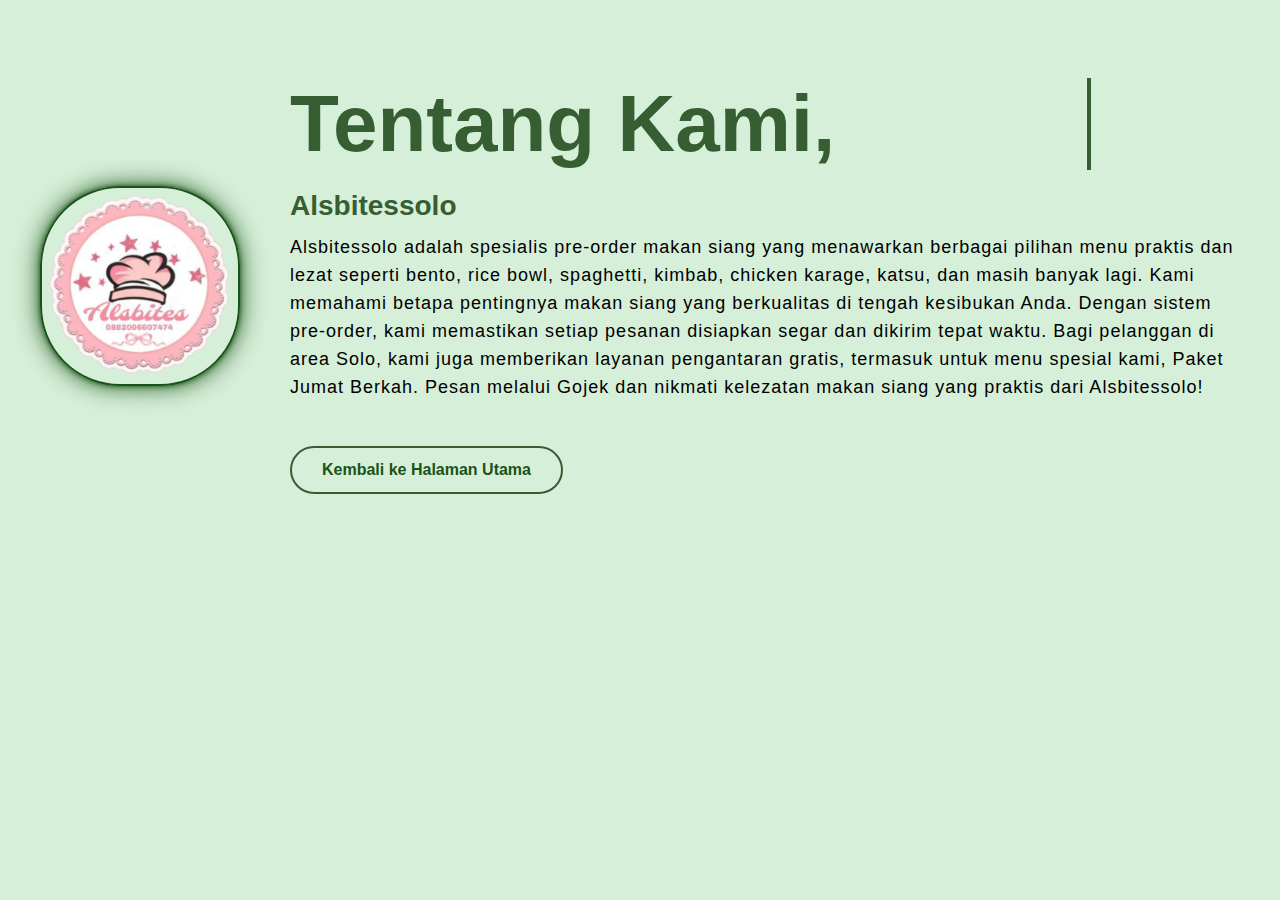
<file: tentang.html>
<!DOCTYPE html>
<html lang="en">
  <head>
    <meta charset="UTF-8" />
    <meta http-equiv="X-UA-Compatible" content="IE=edge" />
    <meta
      name="viewport"
      content="width=device-width, initial-scale=1, maximum-scale=1, user-scalable=no"
    />
    <title>About Alsbitessolo</title>
    <link rel="stylesheet" href="css-tentang.css" />
  </head>
  <body>
    <section class="about">
      <div class="main">
        <img src="logo-alsbites.png" alt="" />
        <div class="about1">
          <h1>Tentang Kami,</h1>
          <h5>Alsbitessolo</h5>
          <p>
            Alsbitessolo adalah spesialis pre-order makan siang yang menawarkan
            berbagai pilihan menu praktis dan lezat seperti bento, rice bowl,
            spaghetti, kimbab, chicken karage, katsu, dan masih banyak lagi.
            Kami memahami betapa pentingnya makan siang yang berkualitas di
            tengah kesibukan Anda. Dengan sistem pre-order, kami memastikan
            setiap pesanan disiapkan segar dan dikirim tepat waktu. Bagi
            pelanggan di area Solo, kami juga memberikan layanan pengantaran
            gratis, termasuk untuk menu spesial kami, Paket Jumat Berkah. Pesan
            melalui Gojek dan nikmati kelezatan makan siang yang praktis dari
            Alsbitessolo!
          </p>
          <button type="button">
            <a href="index.html" style="text-decoration: none; color: inherit"
              >Kembali ke Halaman Utama</a
            >
          </button>
        </div>
      </div>
    </section>
  </body>
</html>
</file>
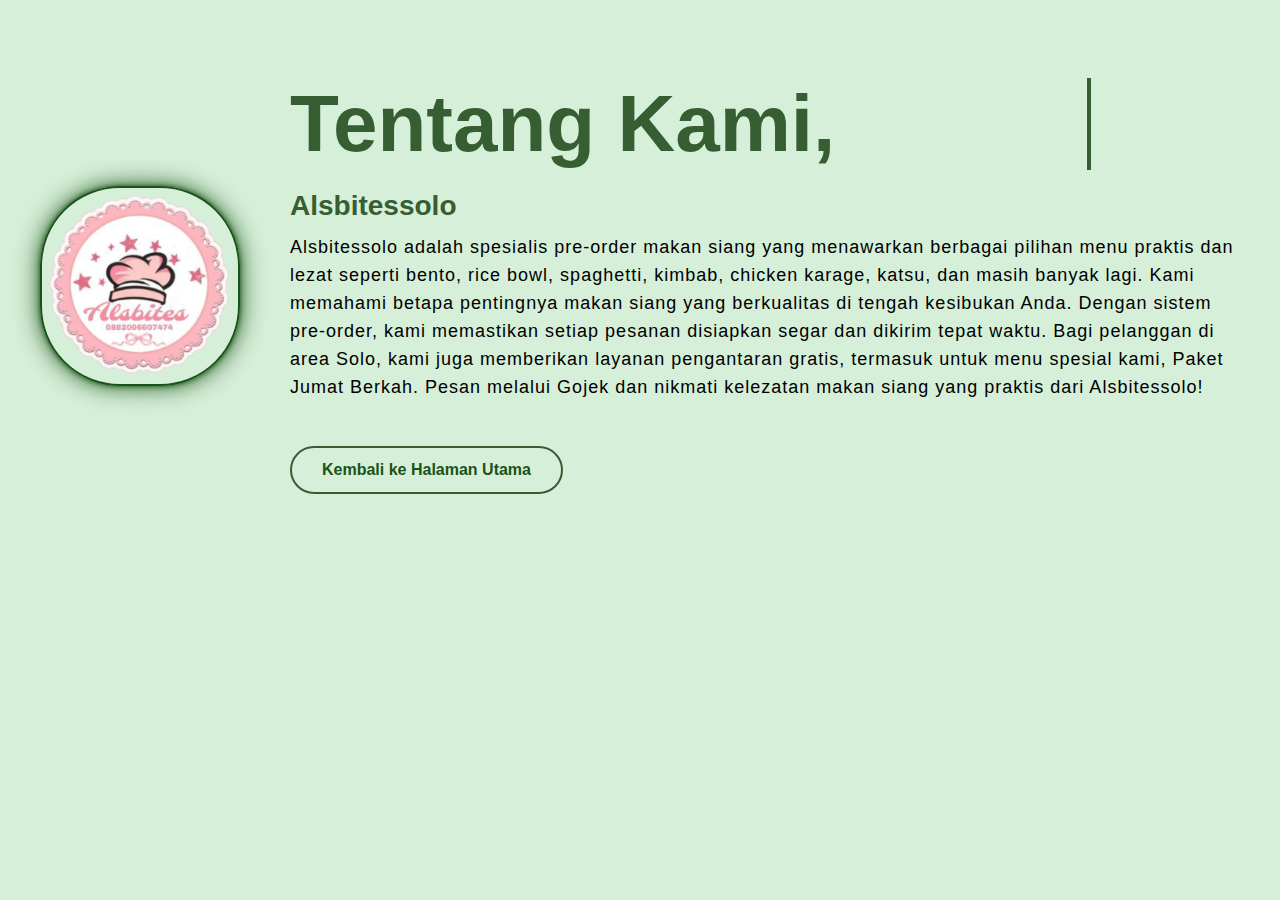
<file: about/tentang.html>
<!DOCTYPE html>
<html lang="en">

<head>
    <meta charset="UTF-8">
    <meta http-equiv="X-UA-Compatible" content="IE=edge">
    <meta name="viewport" content="width=device-width, initial-scale=1, maximum-scale=1, user-scalable=no">
    <title>About Alsbitessolo</title>
    <link rel="stylesheet" href="css-tentang.css">
    </head>
    <body>
        <section class="about">
            <div class="main">
                <img src="logo-alsbites.png" alt="">
                <div class="about1">
                    <h1>Tentang Kami,</h1>
                    <h5>Alsbitessolo</h5>
                    <p>Alsbitessolo adalah spesialis pre-order makan siang
                        yang menawarkan berbagai pilihan menu praktis dan lezat
                        seperti bento, rice bowl, spaghetti, kimbab, chicken karage,
                        katsu, dan masih banyak lagi. Kami memahami betapa pentingnya
                        makan siang yang berkualitas di tengah kesibukan Anda.
                        Dengan sistem pre-order, kami memastikan setiap pesanan
                        disiapkan segar dan dikirim tepat waktu. Bagi pelanggan
                        di area Solo, kami juga memberikan layanan pengantaran gratis,
                        termasuk untuk menu spesial kami, Paket Jumat Berkah.
                        Pesan melalui Gojek dan nikmati kelezatan
                        makan siang yang praktis dari Alsbitessolo!
                    </p>
                    <button type="button">
                        <a href="file:///D:/alsbitesolo1/index.html" style="text-decoration: none; color: inherit;">Kembali ke Halaman Utama</a>
                    </button>                    
                </div>
            </div>
        </section>
    </body>
</file>
<file: style.css>
*{
    margin: 0;
    padding: 0;
    font-family: 'Urbanist', sans-serif;
    text-decoration: none;
    transition: .2s ease-in;
}

body{
    overflow-x: hidden;
}

html{
    scroll-behavior: smooth;
}

:root{
    /* Light THeme */
    --background-light: white;
    --background-light-2: #F5F5F5;
    --background-gradient-1-light: #C9DABF;
    --background-gradient-2-light: #FEFAE0;
    
    --primary-gradient-1: #2E236C;
    --primary-gradient-2: #FACC8A;
    --primary-gradient-3: #FF9100;
    
    /* Dark Theme */
    --background-dark: #333333;
    --background-dark-2: #292929;

    --style-button-1: linear-gradient(to right, var(--primary-gradient-1), var(--primary-gradient-2));
    --style-button-2: linear-gradient(to right, var(--primary-gradient-1), var(--primary-gradient-3));

    --style-background-gradient: linear-gradient(47deg, var(--background-gradient-1-light), var(--background-gradient-2-light));
    --style-background-gradient-dark: linear-gradient(47deg, #1B1A55,#3b3326);
}

nav{
    display: flex;
    justify-content: space-between;
    padding: 20px 50px;
    align-items: center;
    border-bottom: 1px solid rgba(0, 0, 0, 0.224);
    background: transparent;
    position: fixed;
    top: 0;
    width: 100vw;
    box-sizing: border-box;
    z-index: 2;
    backdrop-filter: blur(10px);
}

.alsbitessolo{
    font-weight: bolder;
    background: linear-gradient(146deg,var(--primary-gradient-3), var(--primary-gradient-1));
    -webkit-background-clip: text;
    -webkit-text-fill-color: transparent;
}

nav .changeTheme{
    background-color: var(--background-dark-2);
    border-radius: 30px;
    width: 60px;
    padding: 3px;
    position: absolute;
    left: 45vw;
    cursor: pointer;
    display: flex;
    justify-content: center;
}

nav input{
    visibility: hidden; 
    position: absolute;
}

nav input[type="checkbox"]:checked ~ .check{
    transform: translateX(15px);
}

nav .check{
    width: 25px;
    height: 25px;
    background-color: white;
    border-radius: 50%;
    transform: translateX(-15px);
    transition: .3s ease-in-out;
}

nav .menu a{
    text-decoration: none;
    color: black;
    margin-right: 30px;
}

nav .menu .contact{
    background: var(--style-button-2);
    padding: 5px 10px;
    color: white;
    border-radius: 30px;
}

header{
    background: var(--style-background-gradient);
    display: grid;
    grid-template-areas: "judul gambar"
                        "deskripsi gambar"
                        "explore gambar";
    padding: 100px;
    padding-top: 180px;
    height: 120vh;
    box-sizing: border-box;
    position: relative;
    transition: .3s;
}

header .info{
    position: absolute;
    bottom: 70px;
    width: 100%;
    display: flex;
    align-items: center;
    justify-content: center;
    display: none;
}

header .info .txt{
    padding: 10px;
    border-radius: 30px;
    background-color: rgba(0, 0, 0, 0.301);
    color: white;
}

header .info .txt i{
    margin-right: 7px;
}

.judul{
    grid-area: judul;
    font-weight: bold;
    font-size: 3em;
    margin-top: 50px;
}

.deskripsi{
    grid-area: deskripsi;
    color: var(--background-dark-2);
    opacity: .8;
    height: max-content;
    transform: translateY(-40px);
}

.color-box {
  position: absolute;
  right: 0;
  top: 0;
  background-image: url('img/tipe\ minuman1.png');
  border-radius: 20px 0 0 20px;
  height: 100%;
  width: 80%;
  z-index: -1;
  transform: translateX(150px);
}

.explore{
    grid-area: explore;
    transform: translateY(-10px);
}

.gambar{
    grid-area: gambar;
    display: flex;
    justify-content: center;
}

.gambar img{
    width: 50px;
}

.gambar .cycle-1{
    width: 350px;
    height: 350px;
    background-color: var(--background-light);
    border-radius: 50%;
    box-shadow: 0 0 10px rgba(0, 0, 0, 0.135);
    display: flex;
    justify-content: center;
    align-items: center;
}

.gambar .cycle-2{
    box-shadow: 0px 0px 15px rgba(0, 0, 0, 0.13);
    width: 250px;
    height: 250px;
    border-radius: 50%;
    z-index: 1;
    background-color: transparent;
    backdrop-filter: blur(10px);
}

.gambar img{
    position: absolute;
}

.gambar .jumber{
    width: 150px;
    animation: iconjumberMelayang 3s infinite ease-in-out;
    transform: translate(140px, -90px) rotate(25deg);
    
}

.gambar .food{
    width: 80px;
    transform: translate(-65px, 170px);
    animation: iconfoodMelayang 5s infinite ease-in-out;
}

.gambar .drink{
    transform: translate(-130px, -90px) rotate(-15deg);
    animation: icondrinkMelayang 4s infinite ease-in-out;   
}


.explore a{
    background: var(--style-button-1);
    text-decoration: none;
    color: white;
    padding: 20px 40px;
    font-weight: bold;
    border-radius: 7px;
    text-align: center;
    display: flex;
    align-items: center;
    width: min-content;
    letter-spacing: 2px;
}

.explore a i{
    margin-right: 5px;
}


.isi-content{
    padding: 50px 100px;
    position: relative;
}

.pilihan-menu{
    display: flex;
    flex-direction: column;
    text-align: center;
}

.judulMenu{
    font-size: 2em;
    margin-bottom: 35px;
}

.pilihan-menu .tipe{
    background: var(--style-background-gradient);
    display: flex;
    flex-wrap: wrap;
    justify-content: space-around;
    border-radius: 25px;
    padding: 10px 0;
    gap: 15px;
}

.tipe .cardtype{
    background-color: var(--background-light);
    display: flex;
    flex-direction: column;
    align-items: center;
    padding: 2px 10px 10px 10px;
    min-width: 200px;
    border-radius: 30px;
    cursor: pointer;
    color: black
}

.tipe .cardtype:hover .gambar{
    transform: translateY(-35px);
}


.cardtype .gambar{
    background-color: black;
    width: 80px;
    height: 80px;
    border-radius: 50%;
    transform: translateY(-25px);
    transition: ease-in-out .3s;
}

.jumber .gambar{
    background-image: url('img/tipe\ jumber.png');
    background-size: cover;
}

.drink .gambar{
    background-image: url('img/tipe\ minuman1.png');
    background-size: cover;
}

.food .gambar{
    background-image: url('img/tipe\ makanan1.png');
    background-size: cover;
}

.testimoni .gambar{
    background-image: url('img/tipe\ testimoni.png');
    background-size: cover;
}

.kumpulankarya{
    margin-top: 150px;
}

.kumpulankarya .judulMenu{
    text-align: center;
    display: flex;
    align-items: center;
    justify-content: center;
}

.judulMenu .text{
    width: max-content;
    background-color: transparent;
    padding: 0 100px;
}

.kumpulankarya .judulMenu .line{
    width: 400px;
    height: 1px;
    position: absolute;
    display: flex;
    align-items: center;
}

.line.left, 
.line.right{
    z-index: -1;
} 

.line.left{
    left: 0;
    background-color: var(--primary-gradient-1);
}

.line.left::before{
    width: 50px;
    height: 10px;
    content: '';
    background-color: var(--primary-gradient-1);
    position: absolute;
    right: 0;
}


.line.right{
    right: 0;
    background-color: var(--primary-gradient-2);
}

.line.right::before{
    width: 50px;
    height: 10px;
    content: '';
    background-color: var(--primary-gradient-2);
    position: absolute;
    left: 0;
}

.karyas{
    background-color: var(--background-light-2);
    padding: 10px;
    border-radius: 25px;
    display: flex;
    flex-wrap: wrap;
    justify-content: space-around;
    gap: 10px;
}

.karya{
    background: linear-gradient(-15deg, var(--primary-gradient-1), var(--primary-gradient-2) );
    min-width: 250px;
    max-width: 250px;
    padding: 3px;
    border-radius: 25px;
}

.karya.full{
    display: flex;
    justify-content: center;
    align-items: center;
    transition: .3s;
}

.karya.full:hover{
    transform: translateY(-10px);
}

.karya.full .judulthumb{
    display: flex;
    align-items: center;
    font-weight: bolder;
    flex-direction: column;
    font-size: 1.5em;
    color: white;
}

.karya.full .judulthumb i{
    font-size: 3em;
    margin-bottom: 20px;
}

.karya.full .judulthumb span{
    text-align: center;
}

.karyas a{
    color: black;
}

.karya .card{
    background-color: white;
    border-radius: 25px;
    padding: 15px;
    height: 100%;
    box-sizing: border-box;
    transition: .3s ease-in-out;
}


.karya .card .thumb{
    width: 100%;
    background-size: cover;
    border-radius: 25px;
    height: 250px;
    transition: .3s;
    box-shadow: 0 0 0 rgba(0, 0, 0, 0);
    background-position: center;
}

.karya .card .judulthumb{
    padding: 15px 0;
    font-weight: bold;
    font-size: 1em;
    text-align: center;
    display: flex;
    flex-direction: column;
}

.karya:hover .card{
    transform: translateY(-35px);
    box-shadow: 0 -10px 15px rgba(0, 0, 0, 0.103);
}

footer{
    padding: 50px;
    background: var(--style-background-gradient);
    display: flex;
    flex-direction: column;
    justify-content: center;
    align-items: center;
    gap: 20px
}

footer .logoFooter{
    display: flex;
    flex-direction: column;
    text-align: center;
    transform: scale(2);
    margin-bottom: 20px;
}

footer a{
    background-color: #3B3339;
    color: white;
    padding: 5px 20px;
    border-radius: 7px;
    margin-bottom: 30px;
}

footer span{
    font-size: .8em;
}


a.slidetoHeader{
    min-width: 30px;
    background-color: transparent;
    backdrop-filter: blur(10px);
    padding: 5px 20px;
    color: white;
    position: fixed;
    text-align: center;
    border-radius: 15px;
    font-size: 2em;
    right: 30px;
    bottom: 30px;
    box-shadow: -2px -2px 10px rgba(0, 0, 0, 0.217),
                inset -2px -2px 10px rgba(0, 0, 0, 0.217),
                2px 2px 10px rgba(255, 255, 255, 0.217),
                inset 2px 2px 10px rgba(255, 255, 255, 0.217);
}

a.slidetoHeader i{
    text-shadow: 0 0 5px rgba(0, 0, 0, 0.603);
}

a.slidetoHeader:hover i{
    transform: translateY(-7px);
}


label.modedarkmobile{
    min-width: 30px;
    position: fixed;
    background-color: transparent;
    box-shadow: -2px -2px 10px rgba(0, 0, 0, 0.217),
                inset -2px -2px 10px rgba(0, 0, 0, 0.217),
                2px 2px 10px rgba(255, 255, 255, 0.217),
                inset 2px 2px 10px rgba(255, 255, 255, 0.217);
    bottom: 150px;
    right: 30px;
    padding: 5px 20px;
    border-radius: 15px;
    display: none;
    justify-content: center;
    align-items: center;
    backdrop-filter: blur(10px);

}

label.modedarkmobile input{
    position: absolute;
    visibility: hidden;
}

label.modedarkmobile .indicator{
    position: relative;
    min-height: 35px;
    display: flex;
    justify-content: center;
    align-items: center;
}

label.modedarkmobile .indicator i{
    font-size: 1.5em;
    position: absolute;
    color: white;
    text-shadow: 0 0 5px rgba(0, 0, 0, 0.603);
}

i.fa-sun{
    opacity: 0;
}
label.modedarkmobile input[type="checkbox"]:checked ~ .indicator i.fa-moon{
    opacity: 0;
    transform: rotate(-45deg);
}
label.modedarkmobile input[type="checkbox"]:checked ~ .indicator i.fa-sun{
    opacity: 1;
    transform: rotate(45deg);
}




@keyframes iconDesignMelayang {
    0%,100%{
        transform: translate(140px, -90px) rotate(25deg);
    }
    50%{
        transform: translate(140px, -110px) rotate(30deg);
    }
}

@keyframes iconVideoMelayang{
    0%, 100%{
        transform: translate(-130px, -90px) rotate(-15deg);
    }
    50%{
        transform: translate(-130px, -50px) rotate(-5deg);
    }
}

@keyframes iconfoodMelayang{
    0%, 100%{
        transform: translate(-65px, 170px);
    }
    50%{
        transform: translate(-65px, 150px) rotate(5deg);
    }
}

@media screen and (max-width: 800px) {
    body{ overflow-x: hidden;}
    /* *{border: 1px solid black;} */
    nav { display: none;}
    .gambar{ transform: scale(.6) translateY(-40px);}
    header{ grid-template-areas: "gambar" "judul" "deskripsi" "explore"; padding: 25px; justify-content: center; text-align: center; padding-top: 0;}
    .judul{ margin-top: 0; font-size: 2em; text-align: center;}
    .deskripsi{ transform: translateY(0); font-size: .8em;}
    .deskripsi, .explore, .judul{ transform: translateY(-65px);}
    .explore { display: flex; justify-content: center; height: max-content; margin-top: 50px;}
    header .info {font-size: .7em; transform: translateY(50px); display: inline-flex;}
    .info .txt{ width: 70%; opacity: .6;}
    
    .isi-content{
        padding: 15px;
    }

    .pilihan-menu .tipe{ 
        justify-content: center;
        gap: 10px;
        padding: 5px;
    }

    .tipe .cardtype{
        min-width: 40%;
        min-height: 50px;
        margin-bottom: 20px;
    }

    .cardtype .gambar{
        width: 50px;
        height: 50px;
    }

    .kumpulankarya{
        margin-top: 70px;
    }

    .kumpulankarya .line{
        display: none;
        visibility: hidden;
    }

    .karyas{
        padding: 20px 0;
        justify-content: center;
    }

    .karya{
        min-width: 105px;
        max-width: 105px;
    }

    .karya, .karya .card, .karya .card .thumb{
        border-radius: 10px;
    }

    .karya .card{
        padding: 0;
        font-size: .7em;
    }

    .karya .card .thumb{
        box-sizing: border-box;;
        width: 100%;
        height: 100px;
    }

    .karya.full .judulthumb{
        font-size: 1em;
    }

    .karya.full .judulthumb i{
        font-size: 1.5em;
        margin-bottom: 10px;
    }

    .karya:hover .card{
        transform: translateY(-10px);
    }

    a.slidetoHeader{
        bottom: 70px;
    }

    label.modedarkmobile{
        display: flex;
    }
}
</file>
<file: menu-page/assets/css/style.css>
html {
  scroll-behavior: smooth;
}

:root {

  /**
   * colors
   */

  --united-nations-blue: hsl(214, 56%, 58%);
  --bright-navy-blue: hsl(214, 57%, 51%);
  --spanish-gray: hsl(0, 0%, 60%);
  --black-coral: hsl(225, 8%, 42%);
  --oxford-blue: hsl(208, 97%, 12%);
  --yale-blue: hsl(214, 72%, 33%);
  --blue-ncs: hsl(197, 100%, 36%);
  --gunmetal: hsl(206, 34%, 20%);
  --gainsboro: hsl(0, 0%, 88%);
  --cultured: hsl(0, 0%, 98%);
  --white: hsl(0, 0%, 100%);
  --black: hsl(0, 0%, 0%);
  --onyx: hsl(0, 0%, 25%);
  --jet: hsl(0, 0%, 20%);

  /**
   * typography
   */

  --ff-poppins: "Poppins", sans-serif;
  --ff-montserrat: "Montserrat", sans-serif;

  --fs-1: calc(20px + 3.5vw);
  --fs-2: calc(18px + 1.6vw);
  --fs-3: calc(16px + 0.45vw);
  --fs-4: 15px;
  --fs-5: 14px;
  --fs-6: 13px;
  --fs-7: 12px;
  --fs-8: 11px;

  --fw-500: 500;
  --fw-600: 600;
  --fw-700: 700;
  --fw-800: 800;}
/*-----------------------------------*\
 * #RESET
\*-----------------------------------*/

*, *::before, *::after {
  margin: 0;
  padding: 0;
  box-sizing: border-box;
}

li { list-style: none; }

a { text-decoration: none; }

a,
img,
span,
input,
label,
button,
ion-icon { display: block; }

input,
button {
  background: none;
  border: none;
  font: inherit;
}

button { cursor: pointer; }

input { width: 100%; }

ion-icon { pointer-events: none; }

html {
  font-family: var(--ff-poppins);
  scroll-behavior: smooth;
}

body { background: var(--white); }

/*-----------------------------------*\
 * #REUSED STYLE
\*-----------------------------------*/

.container { padding-inline: 15px; }

.btn {
  color: var(--white);
  text-transform: uppercase;
  font-size: var(--fs-5);
  border-radius: 100px;
  padding: var(--padding, 8px 18px);
  border: var(--border-width, 2px) solid transparent;
  transition: var(--transition);
}

.btn-primary {
  background: var(--bright-navy-blue);
  border-color: var(--bright-navy-blue);
}

.btn-primary:is(:hover, :focus) {
  background: var(--yale-blue);
  border-color: var(--yale-blue);
}

.btn-secondary { border-color: var(--white); }

.btn-secondary:is(:hover, :focus) { background: hsla(0, 0%, 100%, 0.1); }

.h1,
.h2,
.h3 {
  font-weight: var(--fw-800);
  font-family: var(--ff-montserrat);
  text-transform: uppercase;
}

.h1 {
  color: var(--white);
  font-size: var(--fs-1);
}

.h2,
.h3 { color: var(--gunmetal); }

.h2 { font-size: var(--fs-2); }

.h3 {
  font-size: var(--fs-3);
  font-weight: var(--fw-700);
}

.section-subtitle {
  color: var(--bright-navy-blue);
  font-size: var(--fs-5);
  text-transform: uppercase;
  font-family: var(--ff-montserrat);
  margin-bottom: 8px;
}

.section-title { margin-bottom: 15px; }

.section-text {
  color: var(--black-coral);
  margin-bottom: 30px;
}

.card-text {
  color: var(--black-coral);
  font-size: var(--fs-5);
}

/*-----------------------------------*\
 * #POPULAR
\*-----------------------------------*/

.popular { padding-block: var(--section-padding); }

.popular-list,
.popular-list > li:not(:last-child) { margin-bottom: 30px; }

.popular-card {
  position: relative;
  overflow: hidden;
  border-radius: var(--radius-25);
  height: 430px;
}

.popular-card .card-img { height: 100%; }

.popular-card .card-img img {
  width: 100%;
  height: 100%;
  object-fit: cover;
}

.popular-card .card-content {
  position: absolute;
  bottom: 20px;
  left: 20px;
  right: 20px;
  background: var(--white);
  border-radius: var(--radius-25);
  padding: 20px;
}


.popular-card .card-rating {
  background: var(--bright-navy-blue);
  color: var(--white);
  position: absolute;
  top: 0;
  right: 25px;
  display: flex;
  align-items: center;
  gap: 1px;
  transform: translateY(-50%);
  padding: 6px 10px;
  border-radius: 20px;
  font-size: 14px;
}

.popular-card .card-subtitle {
  color: var(--blue-ncs);
  font-size: var(--fs-6);
  text-transform: uppercase;
  margin-bottom: 8px;
}

.popular-card .card-title { margin-bottom: 5px; }

.popular-card :is(.card-subtitle, .card-title) > a { color: inherit; }

.popular .btn { margin-inline: auto; }

/*-----------------------------------*\
 * #PACKAGE
\*-----------------------------------*/

.package { padding-block: var(--section-padding); }

.package-list { margin-bottom: 40px; }

.package-list > li:not(:last-child) { margin-bottom: 30px; }

.package-card {
  background: var(--cultured);
  overflow: hidden;
  border-radius: 15px;
}

.package-card .card-banner { height: 250px; }

.package-card .card-banner img {
  width: 100%;
  height: 100%;
  object-fit: cover;
}

.package-card .card-content { padding: 30px 20px; }

.package-card .card-title { margin-bottom: 15px; }

.package-card .card-text {
  line-height: 1.6;
  margin-bottom: 20px;
}

.card-meta-list {
  background: var(--white);
  max-width: max-content;
  display: flex;
  flex-wrap: wrap;
  justify-content: center;
  align-items: center;
  padding: 8px;
  box-shadow: 0 0 5px hsla(0, 0%, 0%, 0.15);
  border-radius: 50px;
}

.card-meta-item { position: relative; }

.card-meta-item:not(:last-child)::after {
  content: "";
  position: absolute;
  top: 4px;
  right: -1px;
  bottom: 4px;
  width: 1px;
  background: hsla(0, 0%, 0%, 0.3);
}

.meta-box {
  display: flex;
  justify-content: center;
  align-items: center;
  gap: 5px;
  padding-inline: 9px;
  color: var(--black-coral);
  font-size: var(--fs-8);
}

.meta-box > ion-icon {
  color: var(--bright-navy-blue);
  font-size: 13px;
}

.package-card .card-price {
  background: var(--united-nations-blue);
  color: var(--white);
  padding: 25px 20px;
  text-align: center;
}

.package-card .card-price .wrapper {
  display: flex;
  flex-wrap: wrap;
  justify-content: center;
  align-items: center;
  gap: 5px 15px;
  margin-bottom: 10px;
}

.package-card .card-price .reviews { font-size: var(--fs-5); }

.package-card .card-rating {
  display: flex;
  justify-content: center;
  align-items: center;
  gap: 1px;
  font-size: 14px;
}

.package-card .card-rating ion-icon:last-child { color: hsl(0, 0%, 80%); }

.package-card .price {
  font-size: var(--fs-2);
  font-family: var(--ff-montserrat);
  font-weight: var(--fw-800);
  margin-bottom: 20px;
}

.package-card .price span {
  font-size: var(--fs-7);
  font-weight: initial;
}

.package .btn { margin-inline: auto; }

/*-----------------------------------*\
 * #GALLERY
\*-----------------------------------*/

.gallery { padding-block: var(--section-padding); }

.gallery-list {
  display: grid;
  grid-template-columns: 1fr 1fr;
  gap: 10px;
}

.gallery-image {
  width: 100%;
  height: 100%;
  border-radius: var(--radius-15);
  overflow: hidden;
}

.gallery-item:nth-child(3) { grid-area: 1 / 2 / 3 / 3; }

.gallery-image img {
  width: 100%;
  height: 100%;
  object-fit: cover;
}

/**
 * responsive for larger than 580px screen
 */

@media (min-width: 580px) {

  /**
   * REUSED STYLE
   */

  .container {
    max-width: 580px;
    margin-inline: auto;
  }

  .btn {
    --fs-5: 16px;
    --padding: 12px 30px;
  }

  section:not(.cta) :is(.section-subtitle, .section-title, .section-text) {
    text-align: center;
  }

  .section-text { margin-bottom: 40px; }

  .card-text { --fs-5: 15px; }}

/**
 * responsive for larger than 768px screen
 */

@media (min-width: 768px) {

  /**
   * CUSTOM PROPERTY
   */

  :root {

    /**
     * typography
     */

    --fs-5: 15px;

  }

  /**
   * REUSED STYLE
   */

  .container { max-width: 800px; }

  .section-text {
    max-width: 60ch;
    margin-inline: auto;
  }

  /**
   * HEADER
   */

  .helpline-box {
    display: flex;
    justify-content: flex-start;
    align-items: center;
    gap: 10px;
  }

  .helpline-box .wrapper {
    display: block;
    color: var(--white);
    font-size: var(--fs-6);
  }

  .social-list { gap: 10px; }



  /**
   * POPULAR
   */

  .popular-list {
    display: grid;
    grid-template-columns: 1fr 1fr;
    gap: 30px;
    margin-bottom: 50px;
  }

  .popular-list > li:not(:last-child) { margin-bottom: 0; }

  .popular-card .card-content { right: 20px; }



  /**
   * PACKAGE
   */

  .package-list { margin-bottom: 50px; }

  .package-list > li:not(:last-child) { margin-bottom: 40px; }

  .package-card {
    display: grid;
    grid-template-columns: 1.3fr 1.5fr 1fr;
  }

  .package-card .card-banner { height: 100%; }

  .package-card .card-content { padding: 40px; }

  .package-card .card-price {
    display: grid;
    place-content: center;
  }

  .package-card .card-price .wrapper { margin-bottom: 15px; }



  /**
   * GALLERY
   */

  .gallery { padding-bottom: calc(var(--section-padding * 2)); }

  .gallery-list {
    grid-template-columns: repeat(3, 1fr);
    gap: 20px;
  }

  .gallery-image { border-radius: var(--radius-25); }



  /**
   * CTA
   */

  .cta .container {
    display: flex;
    justify-content: space-between;
    align-items: center;
  }

  .cta-content { width: calc(100% - 225px); }

  .cta .section-text { margin-inline: 0; }



  /**
   * FOOTER
   */

  .form-wrapper {
    display: flex;
    justify-content: flex-start;
    align-items: center;
    gap: 20px;
  }

  .footer-form .input-field { margin-bottom: 0; }

  .footer-form .btn { width: max-content; }

}





/**
 * responsive for larger than 992px screen
 */

@media (min-width: 992px) {

  /**
   * REUSED STYLE
   */

  .container { max-width: 1050px; }

  /**
   * POPULAR
   */

  .popular-list { grid-template-columns: repeat(3, 1fr); }



  /**
   * PACKAGE
   */

  .meta-box { --fs-8: 13px; }

  .meta-box > ion-icon { font-size: 15px; }

/**
 * responsive for larger than 1200px screen
 */

@media (min-width: 1200px) {

  /**
   * CUSTOM PROPERTY
   */

  :root {

    /**
     * spacing
     */

    --section-padding: 100px;

  }



  /**
   * REUSED STYLE
   */

  .container { max-width: 1180px; }

}}
</file>
<file: css-tentang.css>
* {
    padding: 0;
    margin: 0;
    box-sizing: border-box;
    font-family: 'Poppins', sans-serif;
}

.about {
    min-height: 100vh;
    width: 100%;
    padding: 78px 0px;
    background-color: #D6EFD8;
}

.about img {
    border: 2px solid #1A5319;
    box-shadow: 0 0 5px #1A5319,
                0 0 25px #1A5319;

    height: 200px;
    width: 200px;
    border-radius: 5em;
    transition: 0.5s ease;
    float: left;
    margin-right: 50px;
}

.main {
    width: 1200px;
    max-width: 95%;
    margin: 0 auto;
    display: flex;
    align-items: center;
    justify-content: space-around;
}

.about1 h1 {
    color: #365E32;
    font-size: 80px;
    text-transform: capitalize;
    margin-bottom: 20px;
    white-space: nowrap; /* Agar teks tidak patah ke bawah */
    overflow: hidden; /* Sembunyikan bagian yang belum ditampilkan */
    border-right: 4px solid; /* Untuk efek kursor */
    width: 18ch; /* Mengatur lebar berdasarkan jumlah karakter (ch) */
    animation:
        typing 4s steps(18), /* Durasi dan steps harus sesuai dengan panjang teks */
        cursor .75s step-end infinite; /* Animasi berkedip */
}

/* Animasi mengetik */
@keyframes typing {
    from {
        width: 0;
    }
    to {
        width: 18ch; /* Sama dengan panjang teks (sesuaikan jika teks berubah) */
    }
}

/* Animasi kursor berkedip */
@keyframes cursor {
    50% {
        border-color: transparent;
    }
}

.about1 h5 {
    color: #365E32;
    font-size: 28px;
    text-transform: 25px;
    margin-bottom: 0.4em;
}

span {
    color: #1A5319;
}

.about1 p {
    color: rgba(255, 236, 236, 236, 0.8);
    letter-spacing: 1px;
    line-height: 28px;
    font-size: 18px;
    margin-bottom: 45px;
}

button {
    background: transparent;
    color: #1A5319;
    font-size: 16px;
    text-decoration: none;
    border: 2px solid #365E32;
    font-weight: bold;
    padding: 13px 30px;
    border-radius: 30px;
    transition: .4s ease;
}

button:hover {
    background-color: #1A5319;
    color: white;
    border: 2px solid #365E32;
    box-shadow: 0 0 5px #1A5319,
                0 0 25px #1a5319; 
    cursor: pointer;
    transform: scale(1.1);
}

.about img:hover {
    background-color: #1A5319;
    color: white;
    border: 2px solid #365E32;
    box-shadow: 0 0 5px #1A5319,
                0 0 25px #1a5319; 
    cursor: pointer;
    transform: scale(1.1);
}
</file>
<file: about/css-tentang.css>
* {
    padding: 0;
    margin: 0;
    box-sizing: border-box;
    font-family: 'Poppins', sans-serif;
}

.about {
    min-height: 100vh;
    width: 100%;
    padding: 78px 0px;
    background-color: #D6EFD8;
}

.about img {
    border: 2px solid #1A5319;
    box-shadow: 0 0 5px #1A5319,
                0 0 25px #1A5319;

    height: 200px;
    width: 200px;
    border-radius: 5em;
    transition: 0.5s ease;
    float: left;
    margin-right: 50px;
}

.main {
    width: 1200px;
    max-width: 95%;
    margin: 0 auto;
    display: flex;
    align-items: center;
    justify-content: space-around;
}

.about1 h1 {
    color: #365E32;
    font-size: 80px;
    text-transform: capitalize;
    margin-bottom: 20px;
    white-space: nowrap; /* Agar teks tidak patah ke bawah */
    overflow: hidden; /* Sembunyikan bagian yang belum ditampilkan */
    border-right: 4px solid; /* Untuk efek kursor */
    width: 18ch; /* Mengatur lebar berdasarkan jumlah karakter (ch) */
    animation:
        typing 4s steps(18), /* Durasi dan steps harus sesuai dengan panjang teks */
        cursor .75s step-end infinite; /* Animasi berkedip */
}

/* Animasi mengetik */
@keyframes typing {
    from {
        width: 0;
    }
    to {
        width: 18ch; /* Sama dengan panjang teks (sesuaikan jika teks berubah) */
    }
}

/* Animasi kursor berkedip */
@keyframes cursor {
    50% {
        border-color: transparent;
    }
}

.about1 h5 {
    color: #365E32;
    font-size: 28px;
    text-transform: 25px;
    margin-bottom: 0.4em;
}

span {
    color: #1A5319;
}

.about1 p {
    color: rgba(255, 236, 236, 236, 0.8);
    letter-spacing: 1px;
    line-height: 28px;
    font-size: 18px;
    margin-bottom: 45px;
}

button {
    background: transparent;
    color: #1A5319;
    font-size: 16px;
    text-decoration: none;
    border: 2px solid #365E32;
    font-weight: bold;
    padding: 13px 30px;
    border-radius: 30px;
    transition: .4s ease;
}

button:hover {
    background-color: #1A5319;
    color: white;
    border: 2px solid #365E32;
    box-shadow: 0 0 5px #1A5319,
                0 0 25px #1a5319; 
    cursor: pointer;
    transform: scale(1.1);
}

.about img:hover {
    background-color: #1A5319;
    color: white;
    border: 2px solid #365E32;
    box-shadow: 0 0 5px #1A5319,
                0 0 25px #1a5319; 
    cursor: pointer;
    transform: scale(1.1);
}
</file>
